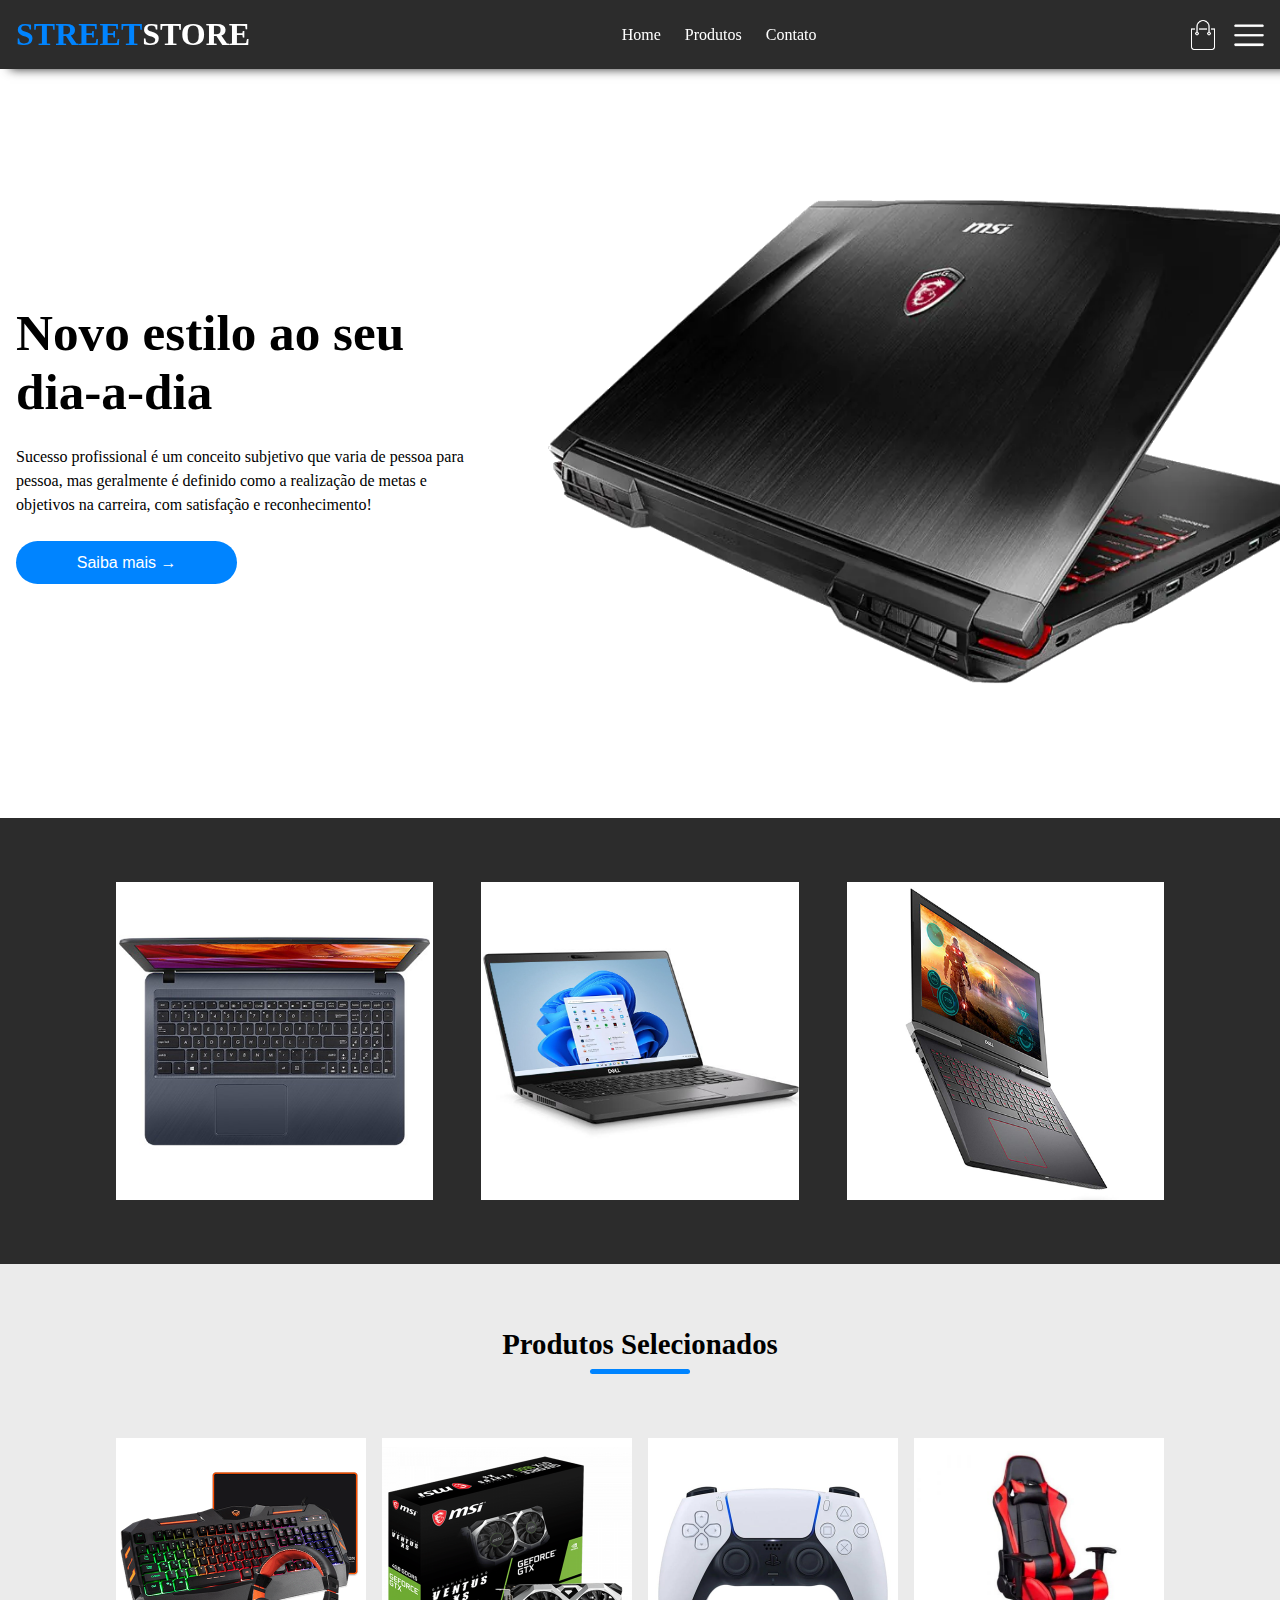
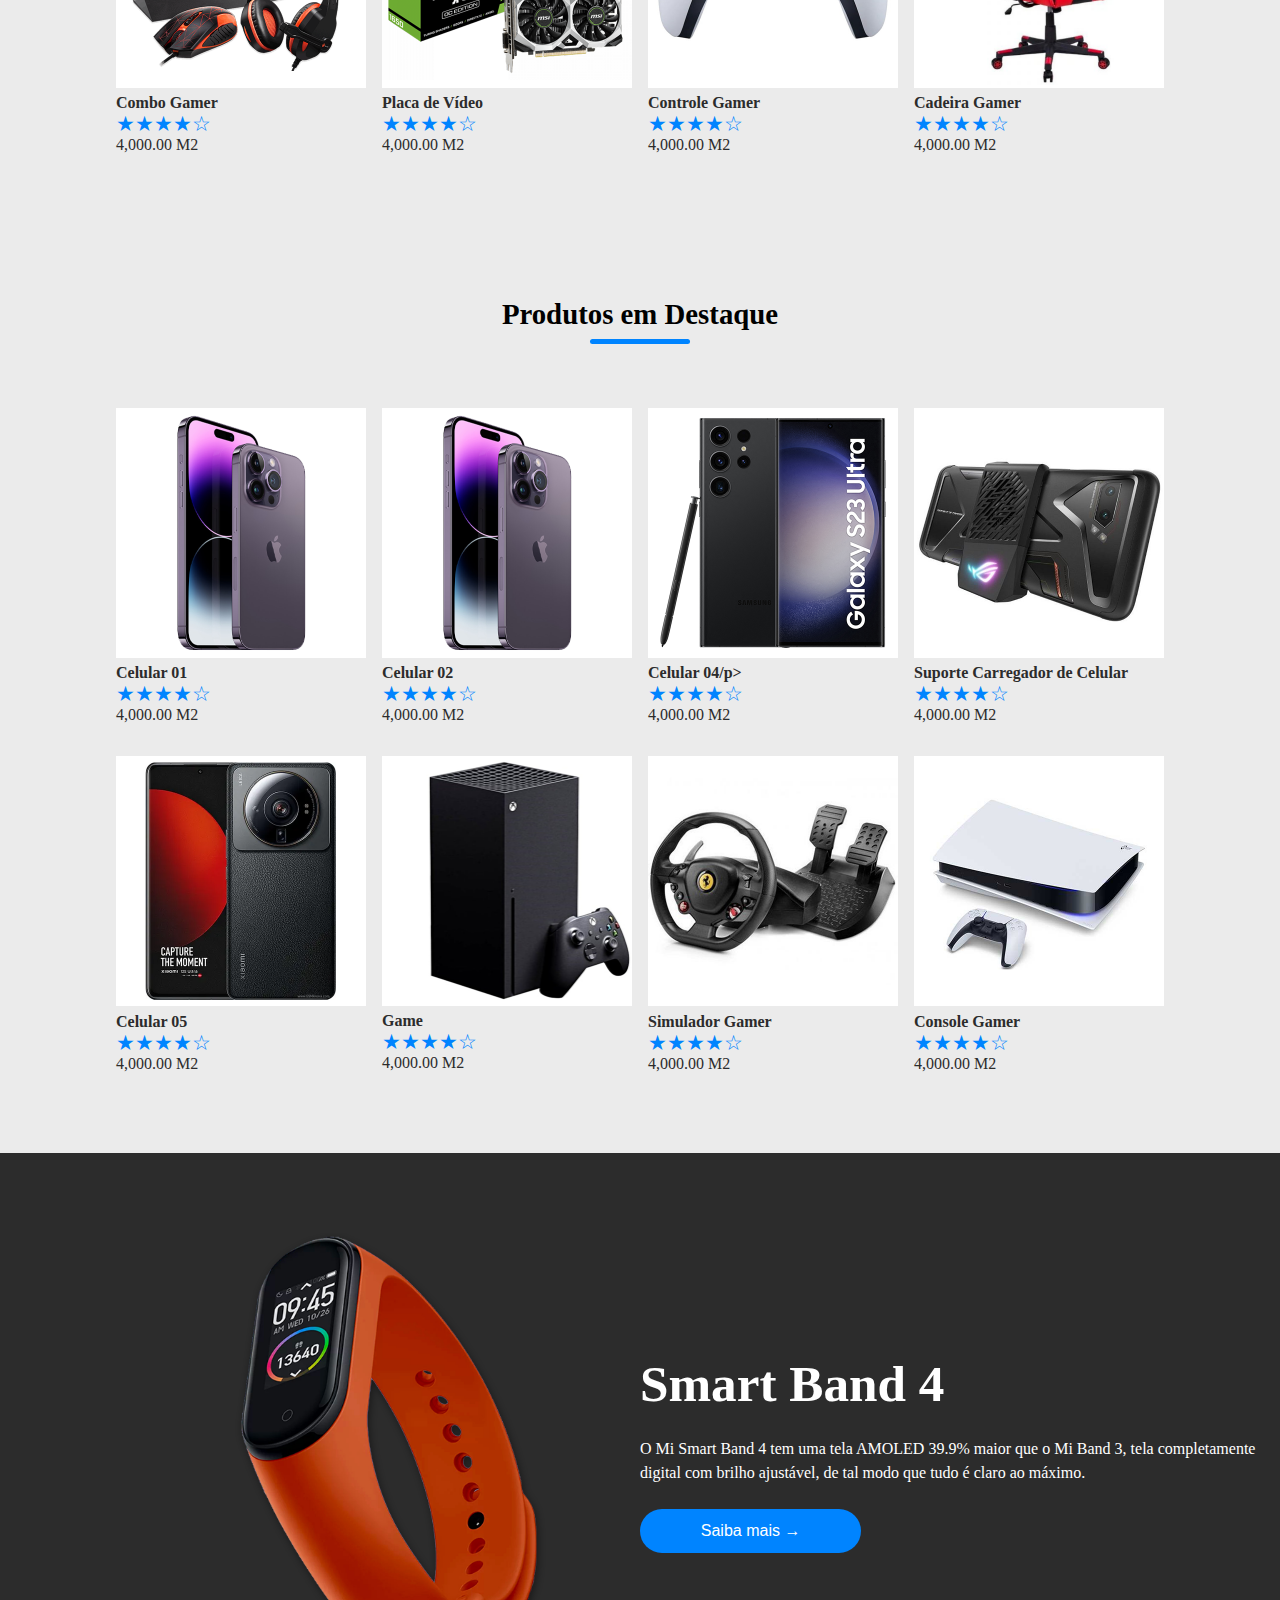
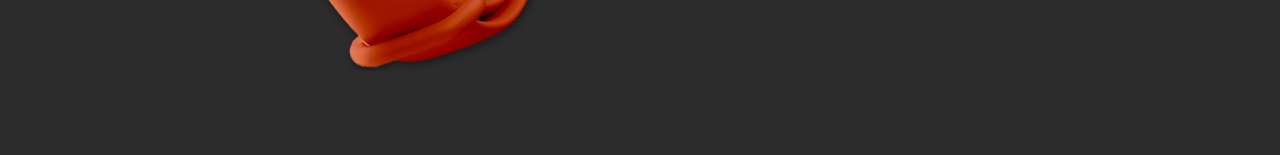
<file: index.html>
<!DOCTYPE html>
<html lang="pr-br">
<head>
    <meta charset="UTF-8">
    <meta name="viewport" content="width=device-width, initial-scale=1.0">
    <title>Street Store | e-comerce</title>
    <link rel="stylesheet" href="styles/globals.css" />
</head>
<body>
    <div class="navbar show-menu">    
        <div class="header-inner-content">
            <h1 class="logo" >STREET<span>STORE</span></h1>
            <nav>
                 <ul>
                    <li>Home</li>
                    <li>Produtos</li>
                    <li>Contato</li>
                </ul>
            </nav>
            <div class="nav-icon-container">
              <img src="images/cart.png"/>
              <img src="images/menu.png" class="menu-buttom"/>  
            </div>
        </div>
    </div>

    <header>
        <div class="header-inner-content">
            <div class="header-bottom-side">
                <div class="header-bottom-side-left">
                    <h2>Novo estilo ao seu dia-a-dia</h2>
                    <p> Sucesso profissional é um conceito subjetivo que varia de pessoa para pessoa, mas geralmente é definido como a realização de metas e objetivos na carreira, com satisfação e reconhecimento!
                    </p>
                    <button>Saiba mais &#8594;</button>
                </div>
                <div class="header-bottom-side-right">
                    <img src="images/gaming-msi-header.png" alt=""/>
                </div>
            </div>
        </div>
    </header>

    <!-- Main Content -->
     <main>
        <div class="gray-background">
            <div class="page-inner-content">
                <div class="cols cols-3">  <!-- Adicione o traço -->
                    <img src="images/products/product-1.png" alt="" />
                    <img src="images/products/product-2.png" alt="" />
                    <img src="images/products/product-3.png" alt="" />
                </div>
            </div>    
        </div>

        <div>
            <div class="page-inner-content">
                <h3 class="section-title">Produtos Selecionados</h3>
                <div class="subtitle-underline"></div>
                <div class="cols cols-4">
                    <div class="product">
                        <img src="images/products/product-4.png" alt="" />
                        <p class="product-name">Combo Gamer</p>
                        <p class="rate">&#9733;&#9733;&#9733;&#9733;&#9734;</p>
                        <p class="product-price">4,000.00 <span>M2</span></p>
                    </div>
                    <div class="product">
                        <img src="images/products/product-5.png" alt="" />
                        <p class="product-name">Placa de Vídeo</p>
                        <p class="rate">&#9733;&#9733;&#9733;&#9733;&#9734;</p>
                        <p class="product-price">4,000.00 <span>M2</span></p>
                    </div>
                    <div class="product">
                        <img src="images/products/product-6.png" alt="" />
                        <p class="product-name">Controle Gamer</p>
                        <p class="rate">&#9733;&#9733;&#9733;&#9733;&#9734;</p>
                        <p class="product-price">4,000.00 <span>M2</span></p>
                    </div>
                    <div class="product">
                        <img src="images/products/product-7.png" alt="" />
                        <p class="product-name">Cadeira Gamer</p>
                        <p class="rate">&#9733;&#9733;&#9733;&#9733;&#9734;</p>
                        <p class="product-price">4,000.00 <span>M2</span></p>
                    </div>
                </div>
            </div>
             <div>
            <div class="page-inner-content">
                <h3 class="section-title">Produtos em Destaque</h3>
                <div class="subtitle-underline"></div>
                <div class="cols cols-4">
                    <div class="product">
                        <img src="images/products/product-8.png" alt="" />
                        <p class="product-name">Celular 01</p>
                        <p class="rate">&#9733;&#9733;&#9733;&#9733;&#9734;</p>
                        <p class="product-price">4,000.00 <span>M2</span></p>
                    </div>
                    <div class="product">
                        <img src="images/products/product-8.png" alt="" />
                        <p class="product-name">Celular 02</p>
                        <p class="rate">&#9733;&#9733;&#9733;&#9733;&#9734;</p>
                        <p class="product-price">4,000.00 <span>M2</span></p>
                    </div>
                    <div class="product">
                        <img src="images/products/product-9.png" alt="" />
                        <p class="product-name">Celular 04/p>
                        <p class="rate">&#9733;&#9733;&#9733;&#9733;&#9734;</p>
                        <p class="product-price">4,000.00 <span>M2</span></p>
                    </div>
                    <div class="product">
                        <img src="images/products/product-10.png" alt="" />
                        <p class="product-name">Suporte Carregador de Celular</p>
                        <p class="rate">&#9733;&#9733;&#9733;&#9733;&#9734;</p>
                        <p class="product-price">4,000.00 <span>M2</span></p>
                    </div>
                    <div class="product">
                        <img src="images/products/product-11.png" alt="" />
                        <p class="product-name">Celular 05</p>
                        <p class="rate">&#9733;&#9733;&#9733;&#9733;&#9734;</p>
                        <p class="product-price">4,000.00 <span>M2</span></p>
                    </div>
                    <div class="product">
                        <img src="images/products/product-12.png" alt="" />
                        <p class="product-name">Game</p>
                        <p class="rate">&#9733;&#9733;&#9733;&#9733;&#9734;</p>
                        <p class="product-price">4,000.00 <span>M2</span></p>
                    </div>
                    <div class="product">
                        <img src="images/products/product-13.png" alt="" />
                        <p class="product-name">Simulador Gamer</p>
                        <p class="rate">&#9733;&#9733;&#9733;&#9733;&#9734;</p>
                        <p class="product-price">4,000.00 <span>M2</span></p>
                    </div>
                    <div class="product">
                        <img src="images/products/product-14.png" alt="" />
                        <p class="product-name">Console Gamer</p>
                        <p class="rate">&#9733;&#9733;&#9733;&#9733;&#9734;</p>
                        <p class="product-price">4,000.00 <span>M2</span></p>
                    </div>
                </div>
            </div>
        </div>

        <div class="gray-background">
           <div class="header-inner-content">
            <div class="header-bottom-side exclusive-container">
                <div class="header-bottom-side-left">
                    <h2>Smart Band 4</h2>
                    <p> O Mi Smart Band 4 tem uma tela AMOLED 39.9% maior que o Mi Band 3, tela completamente digital com brilho ajustável, de tal modo que tudo é claro ao máximo.
                    </p>
                    <button>Saiba mais &#8594;</button>
                </div>
                <div class="header-bottom-side-right">
                    <img src="images/exclusive.png" alt=""/>
                </div>
            </div>
        </div> 
     </main>

    <script>
    const navbar = document.querySelector(".navbar");
    const menuButton = document.querySelector(".menu-button");  <!-- Corrigido o nome da variável -->

    menuButton.addEventListener("click", () => {
        navbar.classList.toggle("show-menu");  <!-- Corrigido classList -->
    });
</script>
</body>
</html>
</file>
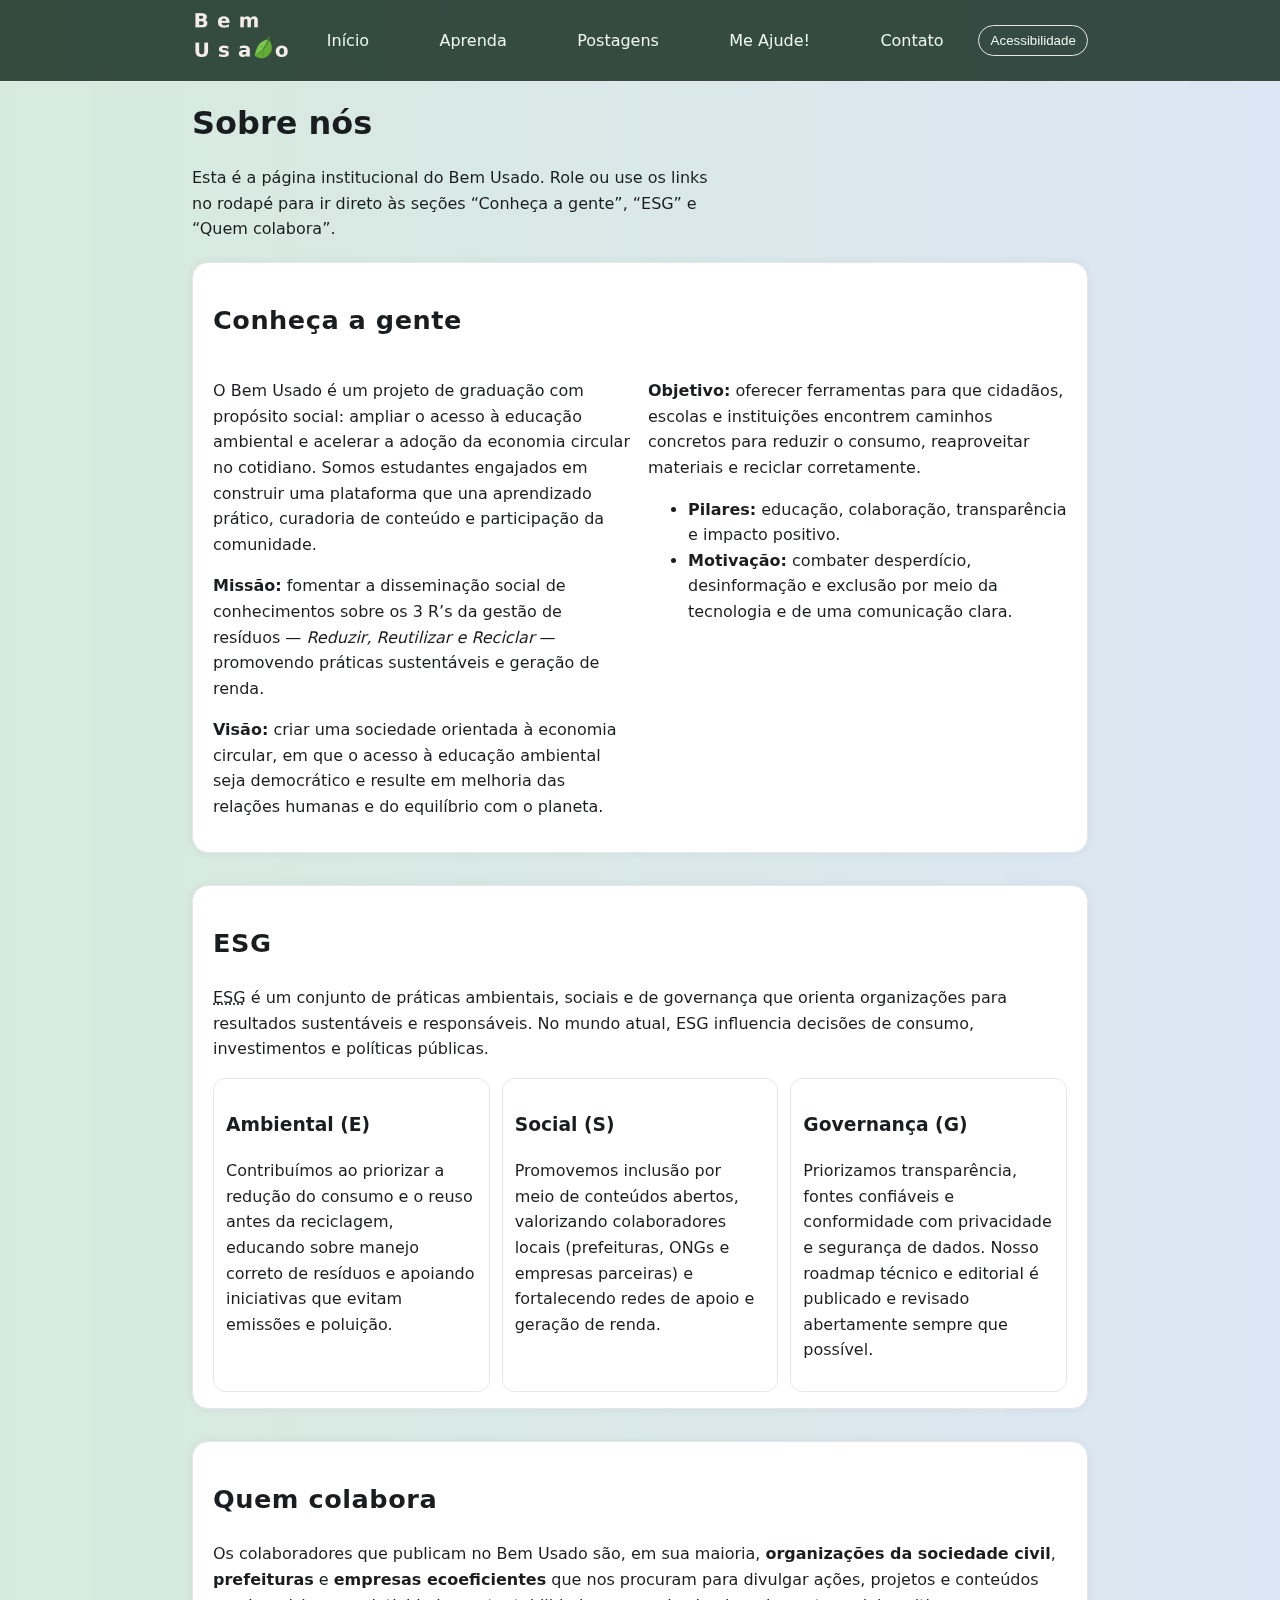
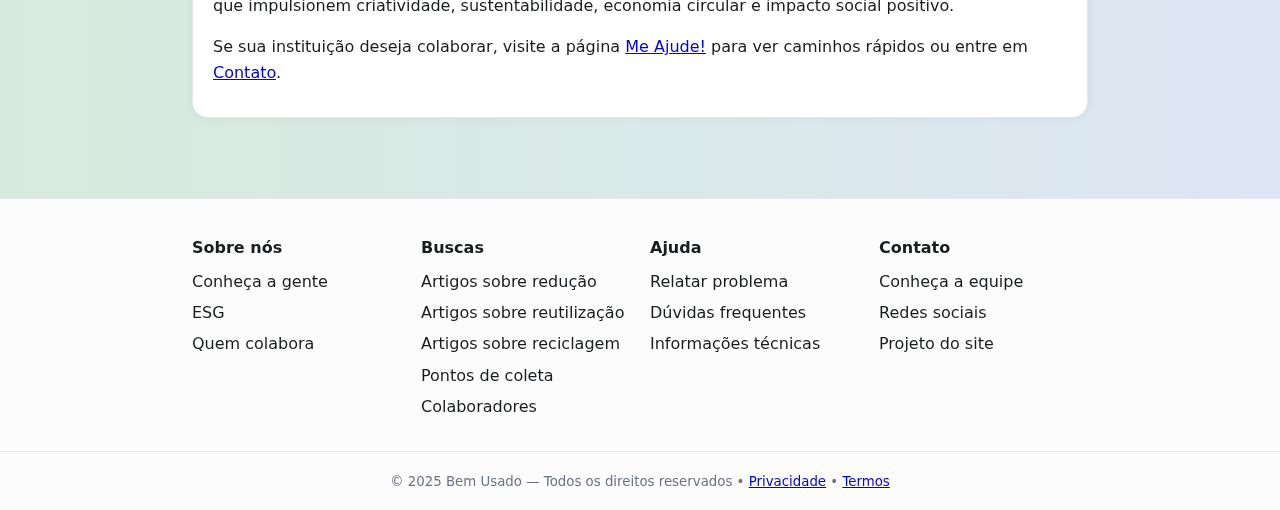
<file: public/about.html>
<!DOCTYPE html>
<html lang="pt-br">
<head>
    <meta charset="UTF-8">
    <meta name="viewport" content="width=device-width, initial-scale=1.0">
    <title>Bem Usado — Sobre nós</title>
    <meta name="description" content="Conheça a visão, missão, objetivos e colaboradores do Bem Usado.">
    <link rel="icon" href="/src/client/assets/icons/favicon.ico">
    <link rel="apple-touch-icon" sizes="180x180" href="/src/client/assets/icons/apple-touch-icon.png">
    <link rel="icon" type="image/png" sizes="32x32" href="/src/client/assets/icons/favicon-32x32.png">
    <link rel="icon" type="image/png" sizes="16x16" href="/src/client/assets/icons/favicon-16x16.png">
    <link rel="manifest" href="/src/client/assets/icons/site.webmanifest">

    <link rel="stylesheet" href="./styles.css">
    <link rel="stylesheet" href="./about.css">
</head>
<body>
<header class="site-header">
    <div class="container header-inner">
        <a href="./index.html" class="brand" aria-label="Página inicial">
            <img src="./assets/protoLogoBemUsado.png" width="100" height="60" alt="Logo Bem Usado">
        </a>
        <nav class="primary-nav" aria-label="Navegação principal">
            <a href="./index.html" class="nav-link">Início</a>
            <a href="./learn.html" class="nav-link">Aprenda</a>
            <a href="./listOfPosts.html" class="nav-link">Postagens</a>
            <a href="./help.html" class="nav-link">Me Ajude!</a>
            <a href="./contact.html" class="nav-link">Contato</a>
        </nav>
        <button class="ghost-btn" aria-label="Acessibilidade e opções de cor">Acessibilidade</button>
    </div>
</header>

<main id="conteudo" class="container main about-main">
    <h1 class="section-title">Sobre nós</h1>
    <p class="short-paragraph">Esta é a página institucional do Bem Usado. Role ou use os links no rodapé para ir direto
        às seções “Conheça a gente”, “ESG” e “Quem colabora”.</p>

    <section id="conheca" class="about-section anchor">
        <h2 class="kicker">Conheça a gente</h2>
        <div class="about-content two-col">
            <div>
                <p>O Bem Usado é um projeto de graduação com propósito social: ampliar o acesso à educação ambiental e
                    acelerar a adoção da economia circular no cotidiano. Somos estudantes engajados em construir uma
                    plataforma
                    que una aprendizado prático, curadoria de conteúdo e participação da comunidade.</p>
                <p><strong>Missão:</strong> fomentar a disseminação social de conhecimentos sobre os 3 R’s da gestão de
                    resíduos —
                    <em>Reduzir, Reutilizar e Reciclar</em> — promovendo práticas sustentáveis e geração de renda.</p>
                <p><strong>Visão:</strong> criar uma sociedade orientada à economia circular, em que o acesso à educação
                    ambiental
                    seja democrático e resulte em melhoria das relações humanas e do equilíbrio com o planeta.</p>
            </div>
            <div>
                <p><strong>Objetivo:</strong> oferecer ferramentas para que cidadãos, escolas e instituições encontrem
                    caminhos
                    concretos para reduzir o consumo, reaproveitar materiais e reciclar corretamente.</p>
                <ul>
                    <li><strong>Pilares:</strong> educação, colaboração, transparência e impacto positivo.</li>
                    <li><strong>Motivação:</strong> combater desperdício, desinformação e exclusão por meio da
                        tecnologia e de uma
                        comunicação clara.
                    </li>
                </ul>
            </div>
        </div>
    </section>

    <section id="esg" class="about-section anchor">
        <h2 class="kicker">ESG</h2>
        <p><abbr title="Environmental, Social and Governance">ESG</abbr> é um conjunto de práticas ambientais, sociais e
            de
            governança que orienta organizações para resultados sustentáveis e responsáveis. No mundo atual, ESG
            influencia
            decisões de consumo, investimentos e políticas públicas.</p>
        <div class="about-cards">
            <article class="a-card">
                <h3>Ambiental (E)</h3>
                <p>Contribuímos ao priorizar a redução do consumo e o reuso antes da reciclagem, educando sobre manejo
                    correto de
                    resíduos e apoiando iniciativas que evitam emissões e poluição.</p>
            </article>
            <article class="a-card">
                <h3>Social (S)</h3>
                <p>Promovemos inclusão por meio de conteúdos abertos, valorizando colaboradores locais (prefeituras,
                    ONGs e
                    empresas parceiras) e fortalecendo redes de apoio e geração de renda.</p>
            </article>
            <article class="a-card">
                <h3>Governança (G)</h3>
                <p>Priorizamos transparência, fontes confiáveis e conformidade com privacidade e segurança de dados.
                    Nosso
                    roadmap técnico e editorial é publicado e revisado abertamente sempre que possível.</p>
            </article>
        </div>
    </section>

    <section id="colabora" class="about-section anchor">
        <h2 class="kicker">Quem colabora</h2>
        <p>Os colaboradores que publicam no Bem Usado são, em sua maioria, <strong>organizações da sociedade
            civil</strong>,
            <strong>prefeituras</strong> e <strong>empresas ecoeficientes</strong> que nos procuram para divulgar ações,
            projetos e conteúdos que impulsionem criatividade, sustentabilidade, economia circular e impacto social
            positivo.</p>
        <p>Se sua instituição deseja colaborar, visite a página <a href="./help.html">Me Ajude!</a> para ver caminhos
            rápidos ou entre em <a href="./contact.html">Contato</a>.</p>
    </section>
</main>

<footer class="site-footer">
    <div class="container footer-grid">
        <div>
            <h4>Sobre nós</h4>
            <ul>
                <li><a href="./about.html#conheca">Conheça a gente</a></li>
                <li><a href="./about.html#esg">ESG</a></li>
                <li><a href="./about.html#colabora">Quem colabora</a></li>
            </ul>
        </div>
        <div>
            <h4>Buscas</h4>
            <ul>
                <li><a href="./learn.html#reduzir">Artigos sobre redução</a></li>
                <li><a href="./learn.html#reutilizar">Artigos sobre reutilização</a></li>
                <li><a href="./learn.html#reciclar">Artigos sobre reciclagem</a></li>
                <li><a href="#">Pontos de coleta</a></li>
                <li><a href="#">Colaboradores</a></li>
            </ul>
        </div>
        <div>
            <h4>Ajuda</h4>
            <ul>
                <li><a href="./report.html">Relatar problema</a></li>
                <li><a href="./help.html">Dúvidas frequentes</a></li>
                <li><a href="./tech.html">Informações técnicas</a></li>
            </ul>
        </div>
        <div>
            <h4>Contato</h4>
            <ul>
                <li><a href="./contact.html#equipe">Conheça a equipe</a></li>
                <li><a href="./contact.html#redes">Redes sociais</a></li>
                <li><a href="./contact.html#projeto">Projeto do site</a></li>
            </ul>
        </div>
    </div>
    <div class="legal">
        <small>© 2025 Bem Usado — Todos os direitos reservados • <a href="#">Privacidade</a> • <a
                href="#">Termos</a></small>
    </div>
</footer>

<script src="./about.js" defer></script>
</body>
</html>
</file>
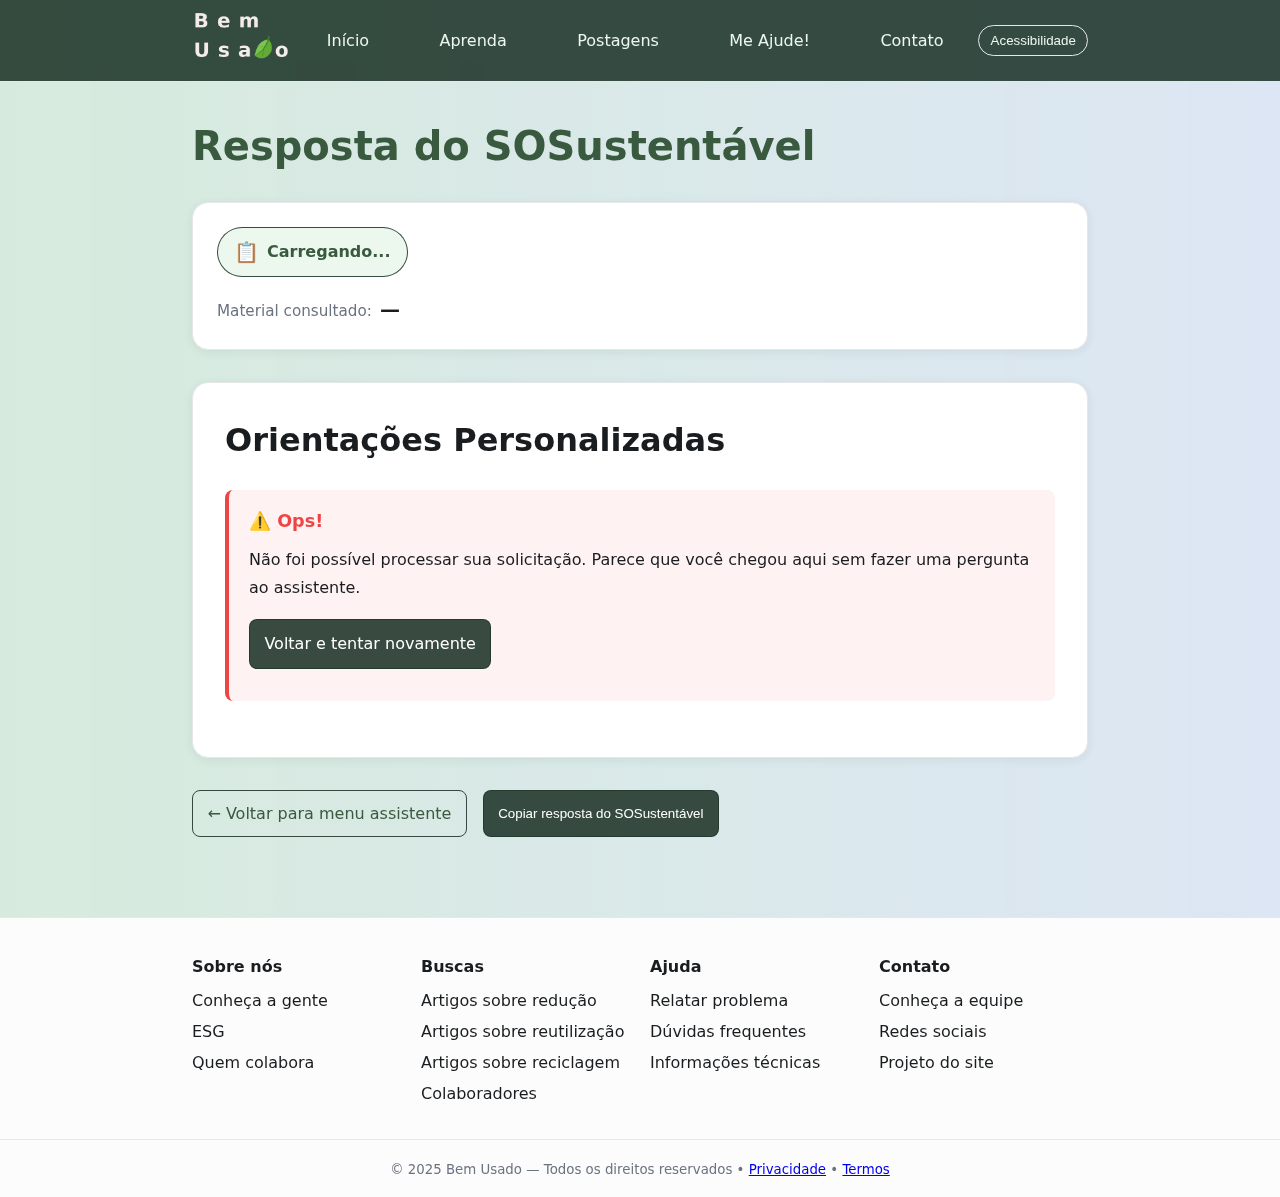
<file: public/assistant.html>
<!DOCTYPE html>
<html lang="pt-br">
<head>
    <meta charset="UTF-8">
    <meta name="viewport" content="width=device-width, initial-scale=1.0">
    <title>SOSustentável — Resposta do Assistente</title>
    <meta name="description"
          content="Respostas personalizadas do assistente inteligente SOSustentável para suas dúvidas sobre sustentabilidade.">
    <meta name="keywords" content="assistente,sustentabilidade,IA,reduzir,reutilizar,reciclar">
    <meta name="author" content="ProgScript Equipe 6">

    <link rel="icon" href="/src/client/assets/icons/favicon.ico">
    <link rel="apple-touch-icon" sizes="180x180" href="/src/client/assets/icons/apple-touch-icon.png">
    <link rel="icon" type="image/png" sizes="32x32" href="/src/client/assets/icons/favicon-32x32.png">
    <link rel="icon" type="image/png" sizes="16x16" href="/src/client/assets/icons/favicon-16x16.png">
    <link rel="manifest" href="/src/client/assets/icons/site.webmanifest">

    <link rel="stylesheet" href="./styles.css">
    <link rel="stylesheet" href="./assistant.css">
</head>
<body>
<!-- Header -->
<header class="site-header">
    <div class="container header-inner">
        <a href="./index.html" class="brand" aria-label="Página inicial">
            <img src="./assets/protoLogoBemUsado.png"
                 width="100"
                 height="60"
                 alt="Logo Bem Usado">
        </a>

        <nav class="primary-nav" aria-label="Navegação principal">
            <a href="./index.html" class="nav-link">Início</a>
            <a href="./learn.html" class="nav-link">Aprenda</a>
            <a href="./listOfPosts.html" class="nav-link">Postagens</a>
            <a href="./help.html" class="nav-link">Me Ajude!</a>
            <a href="./contact.html" class="nav-link">Contato</a>
        </nav>

        <button id="btn-acessibilidade" class="ghost-btn" aria-label="Acessibilidade e opções de cor"
                title="Acessibilidade e opções de cor">
            Acessibilidade
        </button>
    </div>
</header>

<!-- Main Content -->
<main class="container assistant-main">

    <!-- Query Summary Card -->
    <section class="query-summary" aria-labelledby="query-title">
        <h1 id="query-title" class="page-title">Resposta do SOSustentável</h1>
        <div class="query-card">
            <div class="query-badge" id="query-badge">
                <span class="badge-icon">📋</span>
                <span class="badge-text" id="badge-text">Carregando...</span>
            </div>
            <div class="query-material">
                <span class="material-label">Material consultado:</span>
                <span class="material-name" id="material-name">—</span>
            </div>
        </div>
    </section>

    <!-- Response Content -->
    <section class="response-section" aria-labelledby="response-title">
        <div class="response-card">
            <h2 id="response-title" class="section-title">Orientações Personalizadas</h2>

            <!-- Loading State -->
            <div class="loading-state" id="loading-state">
                <div class="spinner"></div>
                <p>Processando sua solicitação...</p>
            </div>

            <!-- Response Content Container -->
            <div class="response-content" id="response-content" style="display: none;">
                <!-- JavaScript will populate-->
            </div>

            <!-- Map Container (only for recycling queries) -->
            <div class="map-container" id="map-container" style="display: none;">
                <h3 class="map-title">Pontos de Coleta Próximos</h3>
                <div class="map-wrapper">
                    <div id="map" class="map-canvas"></div>
                </div>
                <div class="map-legend">
                    <p class="legend-item">
                        <span class="legend-icon">📍</span>
                        <span>Sua localização</span>
                    </p>
                    <p class="legend-item">
                        <span class="legend-icon">♻️</span>
                        <span>Pontos de coleta disponíveis</span>
                    </p>
                </div>
            </div>
        </div>
    </section>

    <!-- Actions -->
    <section class="actions-section">
        <div class="actions-row">
            <a href="./index.html#assistente-inteligente" class="primary outline-btn">
                ← Voltar para menu assistente
            </a>
            <button id="copy-response" class="primary">
                Copiar resposta do SOSustentável
            </button>
        </div>
    </section>

    <!-- Related Articles (optional enhancement) -->
    <section class="related-section" id="related-articles" style="display: none;">
        <h2 class="section-title">Artigos Relacionados</h2>
        <div class="related-grid" id="related-grid">
            <!-- Populated by JavaScript -->
        </div>
    </section>

</main>

<!-- Footer -->
<footer class="site-footer">
    <div class="container footer-grid">
        <div>
            <h4>Sobre nós</h4>
            <ul>
                <li><a href="./about.html#conheca">Conheça a gente</a></li>
                <li><a href="./about.html#esg">ESG</a></li>
                <li><a href="./about.html#colabora">Quem colabora</a></li>
            </ul>
        </div>
        <div>
            <h4>Buscas</h4>
            <ul>
                <li><a href="./learn.html#reduzir">Artigos sobre redução</a></li>
                <li><a href="./learn.html#reutilizar">Artigos sobre reutilização</a></li>
                <li><a href="./learn.html#reciclar">Artigos sobre reciclagem</a></li>
                <li><a href="#">Colaboradores</a></li>
            </ul>
        </div>
        <div>
            <h4>Ajuda</h4>
            <ul>
                <li><a href="./report.html">Relatar problema</a></li>
                <li><a href="./help.html">Dúvidas frequentes</a></li>
                <li><a href="./tech.html">Informações técnicas</a></li>
            </ul>
        </div>
        <div>
            <h4>Contato</h4>
            <ul>
                <li><a href="./contact.html#equipe">Conheça a equipe</a></li>
                <li><a href="./contact.html#redes">Redes sociais</a></li>
                <li><a href="./contact.html#projeto">Projeto do site</a></li>
            </ul>
        </div>
    </div>
    <div class="legal">
        <small>© 2025 Bem Usado — Todos os direitos reservados • <a href="#">Privacidade</a> • <a
                href="#">Termos</a></small>
    </div>
</footer>

<script src="./assistant.js" type="module"></script>
</body>
</html>
</file>
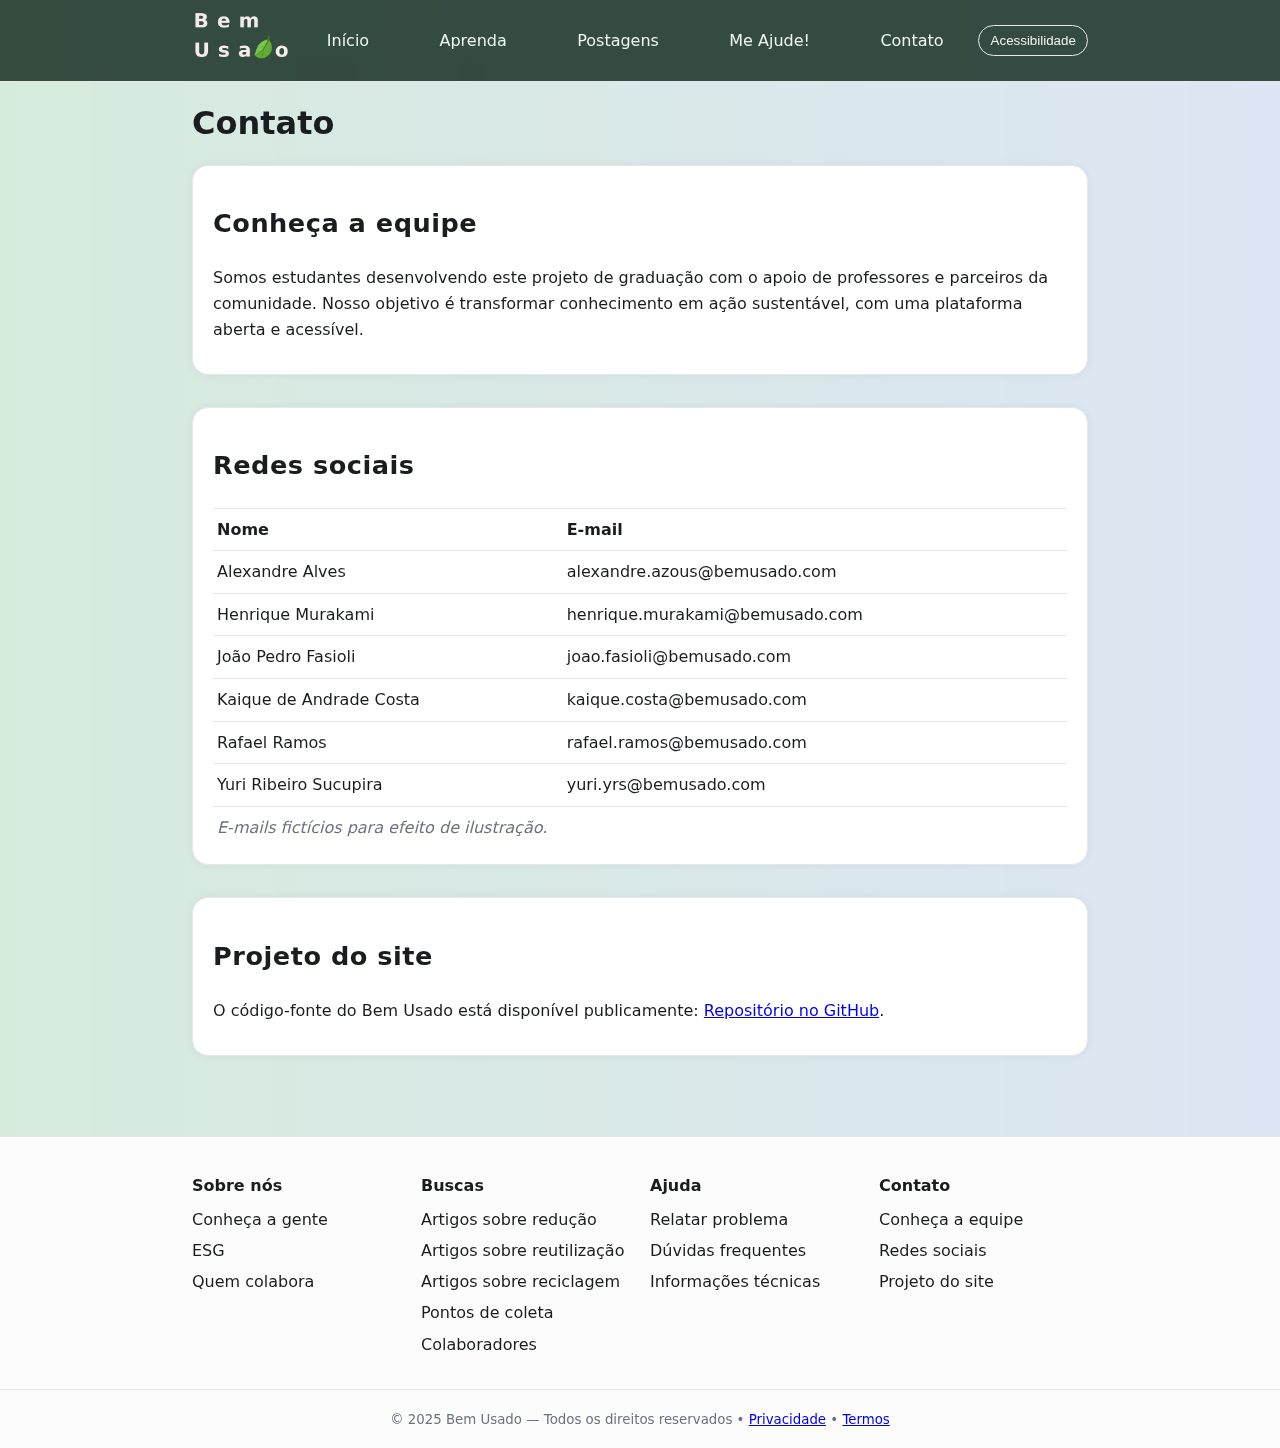
<file: public/contact.html>
<!DOCTYPE html>
<html lang="pt-br">
<head>
    <meta charset="UTF-8">
    <meta name="viewport" content="width=device-width, initial-scale=1.0">
    <title>Bem Usado — Contato</title>
    <meta name="description" content="Fale com a equipe do Bem Usado e encontre nossas redes.">
    <link rel="icon" href="/src/client/assets/icons/favicon.ico">
    <link rel="apple-touch-icon" sizes="180x180" href="/src/client/assets/icons/apple-touch-icon.png">
    <link rel="icon" type="image/png" sizes="32x32" href="/src/client/assets/icons/favicon-32x32.png">
    <link rel="icon" type="image/png" sizes="16x16" href="/src/client/assets/icons/favicon-16x16.png">
    <link rel="manifest" href="/src/client/assets/icons/site.webmanifest">

    <link rel="stylesheet" href="./styles.css">
    <link rel="stylesheet" href="./contact.css">
</head>
<body>
<header class="site-header">
    <div class="container header-inner">
        <a href="./index.html" class="brand" aria-label="Página inicial">
            <img src="./assets/protoLogoBemUsado.png" width="100" height="60" alt="Logo Bem Usado">
        </a>
        <nav class="primary-nav" aria-label="Navegação principal">
            <a href="./index.html" class="nav-link">Início</a>
            <a href="./learn.html" class="nav-link">Aprenda</a>
            <a href="./listOfPosts.html" class="nav-link">Postagens</a>
            <a href="./help.html" class="nav-link">Me Ajude!</a>
            <a href="./contact.html" class="nav-link" aria-current="page">Contato</a>
        </nav>
        <button class="ghost-btn" aria-label="Acessibilidade e opções de cor">Acessibilidade</button>
    </div>
</header>

<main id="conteudo" class="container main contact-main">
    <h1 class="section-title">Contato</h1>

    <section id="equipe" class="c-section anchor">
        <h2 class="kicker">Conheça a equipe</h2>
        <p>Somos estudantes desenvolvendo este projeto de graduação com o apoio de professores e parceiros da
            comunidade.
            Nosso objetivo é transformar conhecimento em ação sustentável, com uma plataforma aberta e acessível.</p>
    </section>

    <section id="redes" class="c-section anchor">
        <h2 class="kicker">Redes sociais</h2>
        <div class="table-wrap" role="region" aria-label="Contatos da equipe">
            <table class="contacts">
                <thead>
                <tr>
                    <th>Nome</th>
                    <th>E-mail</th>
                </tr>
                </thead>
                <tbody>
                <tr>
                    <td>Alexandre Alves</td>
                    <td>alexandre.azous@bemusado.com</td>
                </tr>
                <tr>
                    <td>Henrique Murakami</td>
                    <td>henrique.murakami@bemusado.com</td>
                </tr>
                <tr>
                    <td>João Pedro Fasioli</td>
                    <td>joao.fasioli@bemusado.com</td>
                </tr>
                <tr>
                    <td>Kaique de Andrade Costa</td>
                    <td>kaique.costa@bemusado.com</td>
                </tr>
                <tr>
                    <td>Rafael Ramos</td>
                    <td>rafael.ramos@bemusado.com</td>
                </tr>
                <tr>
                    <td>Yuri Ribeiro Sucupira</td>
                    <td>yuri.yrs@bemusado.com</td>
                </tr>
                </tbody>
                <tfoot>
                <tr>
                    <td colspan="2"><em>E-mails fictícios para efeito de ilustração.</em></td>
                </tr>
                </tfoot>
            </table>
        </div>
    </section>

    <section id="projeto" class="c-section anchor">
        <h2 class="kicker">Projeto do site</h2>
        <p>O código-fonte do Bem Usado está disponível publicamente: <a href="https://github.com/JoaoFasioli/F-SCS-ADS-SCRIPT-A539-2-2025-E06/tree/mvp" rel="noopener" target="_blank">Repositório no GitHub</a>.</p>
    </section>
</main>

<footer class="site-footer">
    <div class="container footer-grid">
        <div>
            <h4>Sobre nós</h4>
            <ul>
                <li><a href="./about.html#conheca">Conheça a gente</a></li>
                <li><a href="./about.html#esg">ESG</a></li>
                <li><a href="./about.html#colabora">Quem colabora</a></li>
            </ul>
        </div>
        <div>
            <h4>Buscas</h4>
            <ul>
                <li><a href="./learn.html#reduzir">Artigos sobre redução</a></li>
                <li><a href="./learn.html#reutilizar">Artigos sobre reutilização</a></li>
                <li><a href="./learn.html#reciclar">Artigos sobre reciclagem</a></li>
                <li><a href="#">Pontos de coleta</a></li>
                <li><a href="#">Colaboradores</a></li>
            </ul>
        </div>
        <div>
            <h4>Ajuda</h4>
            <ul>
                <li><a href="./report.html">Relatar problema</a></li>
                <li><a href="./help.html">Dúvidas frequentes</a></li>
                <li><a href="./tech.html">Informações técnicas</a></li>
            </ul>
        </div>
        <div>
            <h4>Contato</h4>
            <ul>
                <li><a href="./contact.html#equipe">Conheça a equipe</a></li>
                <li><a href="./contact.html#redes">Redes sociais</a></li>
                <li><a href="./contact.html#projeto">Projeto do site</a></li>
            </ul>
        </div>
    </div>
    <div class="legal">
        <small>© 2025 Bem Usado — Todos os direitos reservados • <a href="#">Privacidade</a> • <a
                href="#">Termos</a></small>
    </div>
</footer>
</body>
</html>
</file>
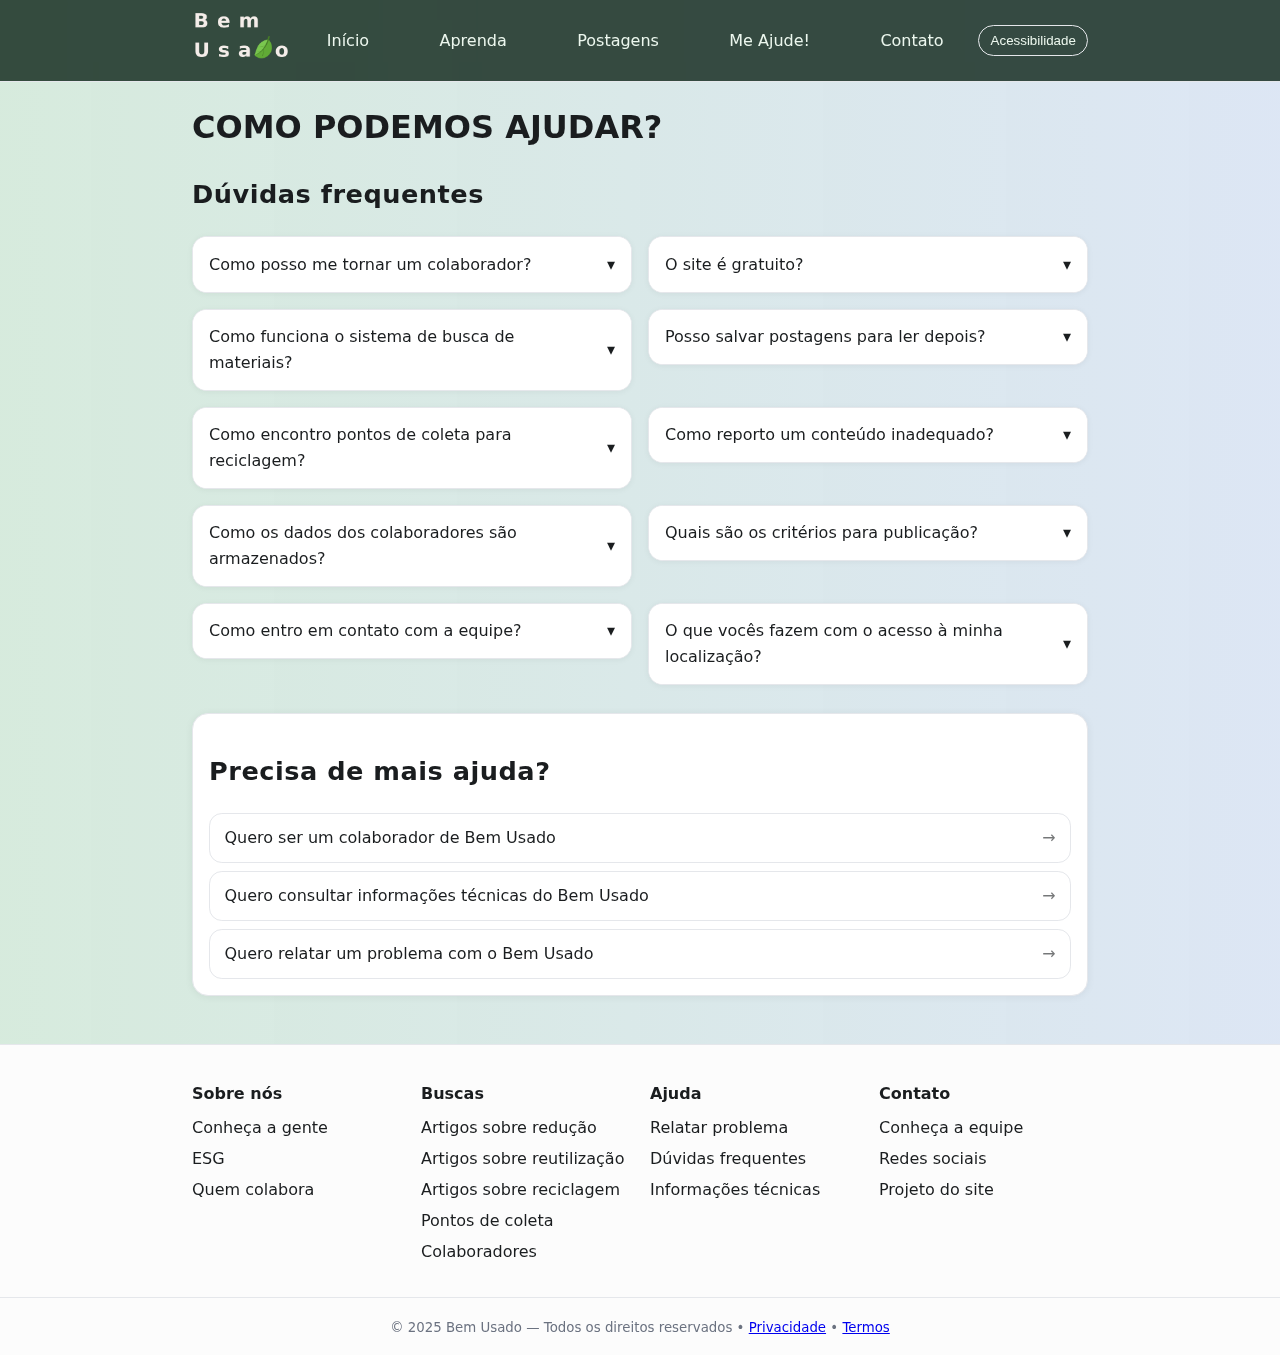
<file: public/help.html>
<!DOCTYPE html>
<html lang="pt-br">
<head>
    <meta charset="UTF-8">
    <meta name="viewport" content="width=device-width, initial-scale=1.0">
    <title>Bem Usado — Me Ajude!</title>
    <meta name="description" content="Central de ajuda do Bem Usado com dúvidas frequentes e caminhos rápidos.">
    <meta name="keywords" content="ajuda,faq,suporte,3Rs,plataforma,bem usado">
    <meta name="author" content="ProgScript Equipe 6">

    <link rel="icon" href="/src/client/assets/icons/favicon.ico">
    <link rel="apple-touch-icon" sizes="180x180" href="/src/client/assets/icons/apple-touch-icon.png">
    <link rel="icon" type="image/png" sizes="32x32" href="/src/client/assets/icons/favicon-32x32.png">
    <link rel="icon" type="image/png" sizes="16x16" href="/src/client/assets/icons/favicon-16x16.png">
    <link rel="manifest" href="/src/client/assets/icons/site.webmanifest">

    <!-- Base site styles (header/footer, layout) -->
    <link rel="stylesheet" href="./styles.css">
    <!-- Page-scoped styles (FAQ grid, CTAs) -->
    <link rel="stylesheet" href="./help.css">
</head>
<body>
<!-- Header (reutilizado) -->
<header class="site-header">
    <div class="container header-inner">
        <a href="./index.html" class="brand" aria-label="Página inicial">
            <img src="./assets/protoLogoBemUsado.png" width="100" height="60" alt="Logo Bem Usado">
        </a>

        <nav class="primary-nav" aria-label="Navegação principal">
            <a href="./index.html" class="nav-link">Início</a>
            <a href="#" class="nav-link">Aprenda</a>
            <a href="./listOfPosts.html" class="nav-link">Postagens</a>
            <a href="./help.html" class="nav-link" aria-current="page">Me Ajude!</a>
            <a href="#" class="nav-link">Contato</a>
        </nav>

        <button id="btn-acessibilidade" class="ghost-btn" aria-label="Acessibilidade e opções de cor"
                title="Acessibilidade e opções de cor">Acessibilidade
        </button>
    </div>
</header>

<main id="conteudo" class="container main help-main">
    <h1 class="section-title">COMO PODEMOS AJUDAR?</h1>

    <!-- Dúvidas frequentes -->
    <section class="faq-section" aria-labelledby="faq-title">
        <h2 id="faq-title" class="kicker">Dúvidas frequentes</h2>

        <div class="faq-grid">
            <!-- Item 1 -->
            <details class="faq-item">
                <summary class="faq-q"><span>Como posso me tornar um colaborador?</span><span class="chev">▾</span>
                </summary>
                <div class="faq-a">O nosso site não é aberto para a criação de contas por não registrados. Para se tornar
                    um colaborador, entre em contato conosco através do e-mail
                    contato.colabora@bemusado.com.br<br>Só assim podemos garantir que o site possua um alinhamento maior ao objetivo de incentivar organizações e empresas que buscam promover a economia circular e trazer essa aproximação das pessoas à ESG.
                </div>
            </details>

            <!-- Item 2 -->
            <details class="faq-item">
                <summary class="faq-q"><span>O site é gratuito?</span><span class="chev">▾</span></summary>
                <div class="faq-a">Sim. O acesso ao conteúdo, às buscas e às ferramentas educativas é gratuito. Não
                    utilizamos anúncios intrusivos e seguimos boas práticas de privacidade.
                </div>
            </details>

            <!-- Item 3 -->
            <details class="faq-item">
                <summary class="faq-q"><span>Como funciona o sistema de busca de materiais?</span><span
                        class="chev">▾</span></summary>
                <div class="faq-a">Você informa o material e o objetivo (reduzir, reutilizar ou reciclar). O assistente
                    cruza nossa base editorial com fontes públicas e contribuições verificadas, podendo sugerir pontos
                    de coleta quando a localização for permitida.
                </div>
            </details>

            <!-- Item 4 -->
            <details class="faq-item">
                <summary class="faq-q"><span>Posso salvar postagens para ler depois?</span><span class="chev">▾</span>
                </summary>
                <div class="faq-a">Sim. Use o menu de opções (⋮) da postagem e escolha “Salvar página”. A página será salva como pdf e você poderá acessá-la localmente.
                </div>
            </details>

            <!-- Item 5 -->
            <details class="faq-item">
                <summary class="faq-q"><span>Como encontro pontos de coleta para reciclagem?</span><span
                        class="chev">▾</span></summary>
                <div class="faq-a">No Assistente Inteligente, selecione “reciclar”, informe o material e permita o uso
                    da localização. Indicamos iniciativas locais, programas municipais e parceiros confiáveis na sua
                    região.
                </div>
            </details>

            <!-- Item 6 -->
            <details class="faq-item">
                <summary class="faq-q"><span>Como reporto um conteúdo inadequado?</span><span class="chev">▾</span>
                </summary>
                <div class="faq-a">Abra a postagem, clique no botão (⋮) e selecione “Reportar problema”. Você também
                    pode ir direto à página <a href="./report.html">Reportar Problema</a> e descrever o ocorrido.
                </div>
            </details>

            <!-- Item 7 -->
            <details class="faq-item">
                <summary class="faq-q"><span>Como os dados dos colaboradores são armazenados?</span><span
                        class="chev">▾</span></summary>
                <div class="faq-a">Armazenamos somente os dados necessários, com criptografia em repouso e em trânsito.
                    O acesso é restrito e seguimos a LGPD. Você pode solicitar remoção ou portabilidade dos seus dados.
                </div>
            </details>

            <!-- Item 8 -->
            <details class="faq-item">
                <summary class="faq-q"><span>Quais são os critérios para publicação?</span><span class="chev">▾</span>
                </summary>
                <div class="faq-a">Conteúdos originais e verificáveis, alinhados à educação ambiental e à economia
                    circular, sem plágio, discurso de ódio ou promoção de práticas nocivas. Todo material passa por
                    revisão.
                </div>
            </details>

            <!-- Item 9 -->
            <details class="faq-item">
                <summary class="faq-q"><span>Como entro em contato com a equipe?</span><span class="chev">▾</span>
                </summary>
                <div class="faq-a">Use a seção “Contato” (menu superior) ou os canais indicados no rodapé. Respondemos
                    quanto antes, conforme a fila de atendimentos.
                </div>
            </details>

            <!-- Item 10 -->
            <details class="faq-item">
                <summary class="faq-q"><span>O que vocês fazem com o acesso à minha localização?</span><span
                        class="chev">▾</span></summary>
                <div class="faq-a">A localização é opcional e usada apenas para melhorar recomendações (ex.: pontos de
                    coleta). Não armazenamos sua posição exata; quando necessário, tratamos em áreas agregadas e você
                    pode desativar a qualquer momento.
                </div>
            </details>
        </div>
    </section>

    <!-- Precisa de mais ajuda? -->
    <section class="more-help" aria-labelledby="more-help-title">
        <h2 id="more-help-title" class="kicker">Precisa de mais ajuda?</h2>
        <div class="more-list">
            <a class="more-btn" href="#"><span>Quero ser um colaborador de Bem Usado</span><span class="chev-r">→</span></a>
            <a class="more-btn" href="#"><span>Quero consultar informações técnicas do Bem Usado</span><span
                    class="chev-r">→</span></a>
            <a class="more-btn" href="./report.html"><span>Quero relatar um problema com o Bem Usado</span><span
                    class="chev-r">→</span></a>
        </div>
    </section>
</main>

<!-- Footer (reutilizado) -->
<footer class="site-footer">
    <div class="container footer-grid">
        <div>
            <h4>Sobre nós</h4>
            <ul>
                <li><a href="./about.html#conheca">Conheça a gente</a></li>
                <li><a href="./about.html#esg">ESG</a></li>
                <li><a href="./about.html#colabora">Quem colabora</a></li>
            </ul>
        </div>
        <div>
            <h4>Buscas</h4>
            <ul>
                <li><a href="./learn.html#reduzir">Artigos sobre redução</a></li>
                <li><a href="./learn.html#reutilizar">Artigos sobre reutilização</a></li>
                <li><a href="./learn.html#reciclar">Artigos sobre reciclagem</a></li>
                <li><a href="#">Pontos de coleta</a></li>
                <li><a href="#">Colaboradores</a></li>
            </ul>
        </div>
        <div>
            <h4>Ajuda</h4>
            <ul>
                <li><a href="./report.html">Relatar problema</a></li>
                <li><a href="./help.html">Dúvidas frequentes</a></li>
                <li><a href="./tech.html">Informações técnicas</a></li>
            </ul>
        </div>
        <div>
            <h4>Contato</h4>
            <ul>
                <li><a href="./contact.html#equipe">Conheça a equipe</a></li>
                <li><a href="./contact.html#redes">Redes sociais</a></li>
                <li><a href="./contact.html#projeto">Projeto do site</a></li>
            </ul>
        </div>
    </div>
    <div class="legal">
        <small>© 2025 Bem Usado — Todos os direitos reservados • <a href="#">Privacidade</a> • <a
                href="#">Termos</a></small>
    </div>
</footer>

<script type="module" src="./help.js"></script>
</body>
</html>
</file>
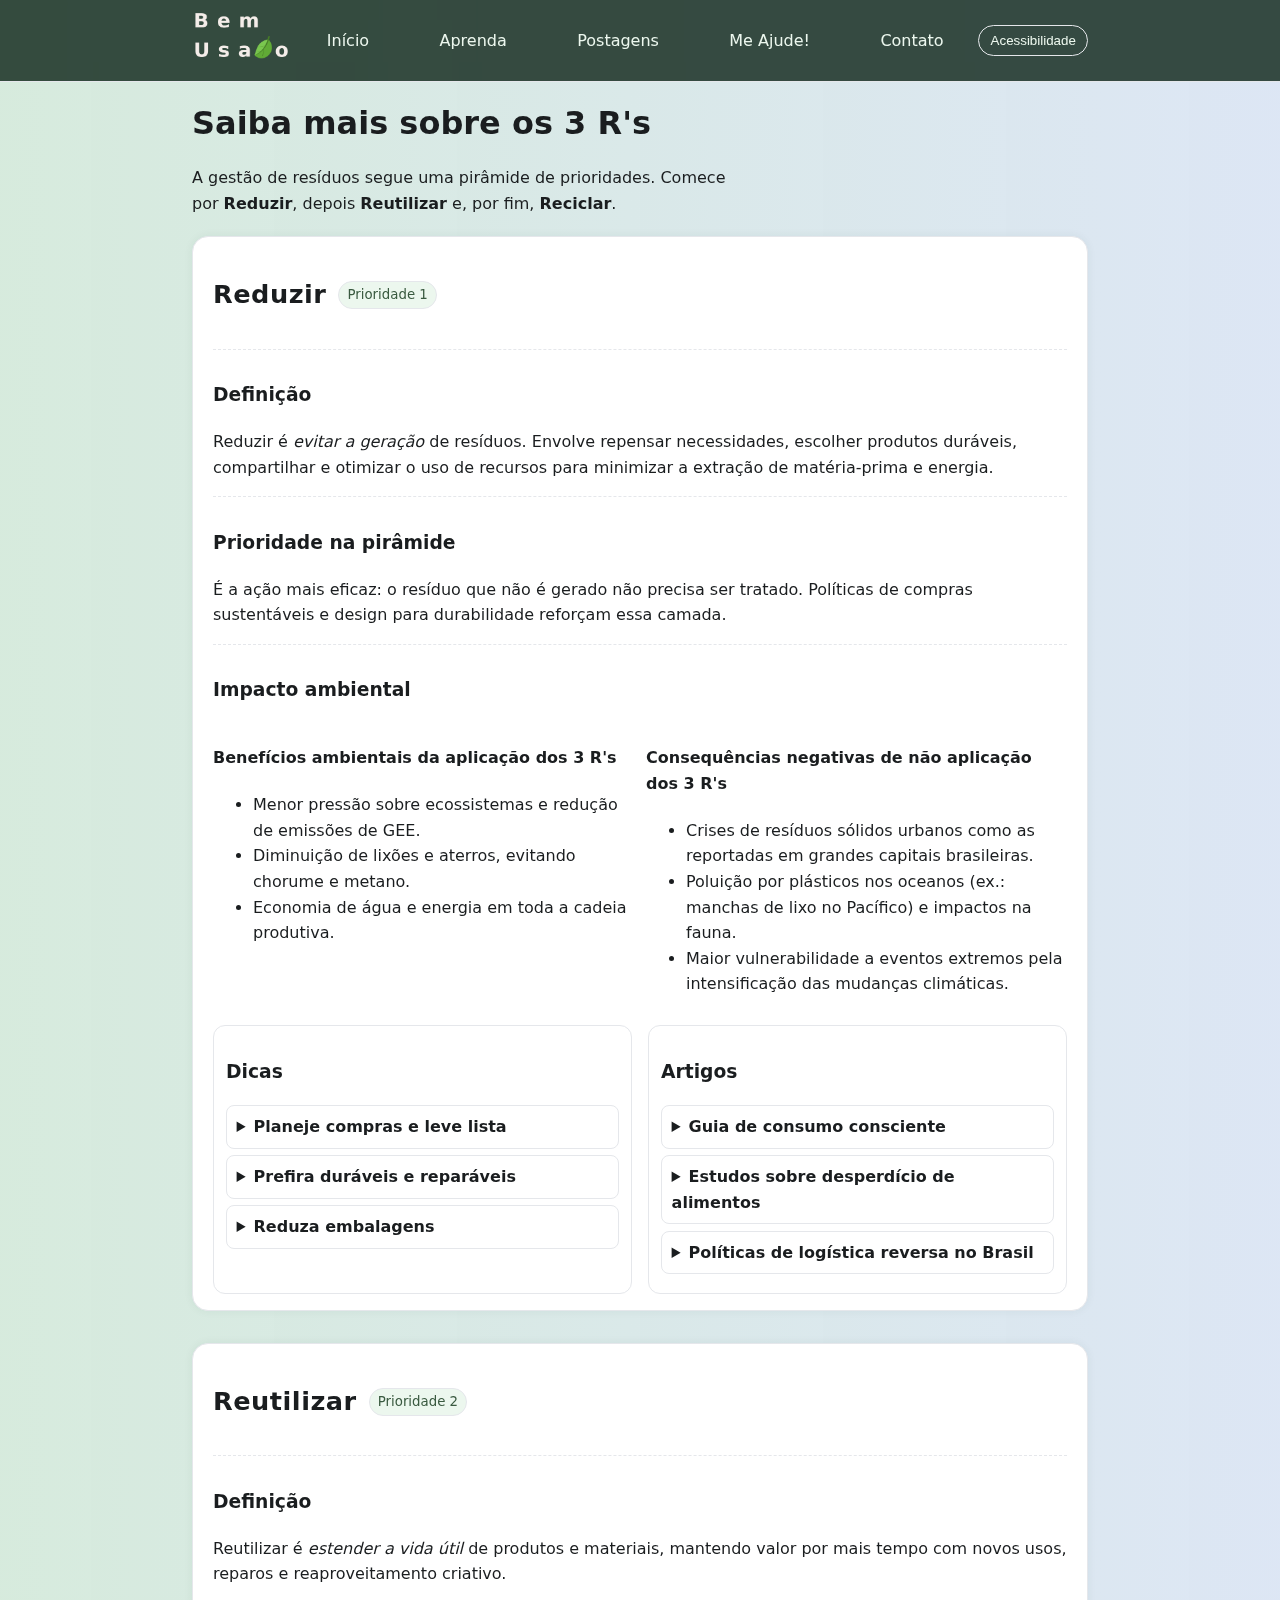
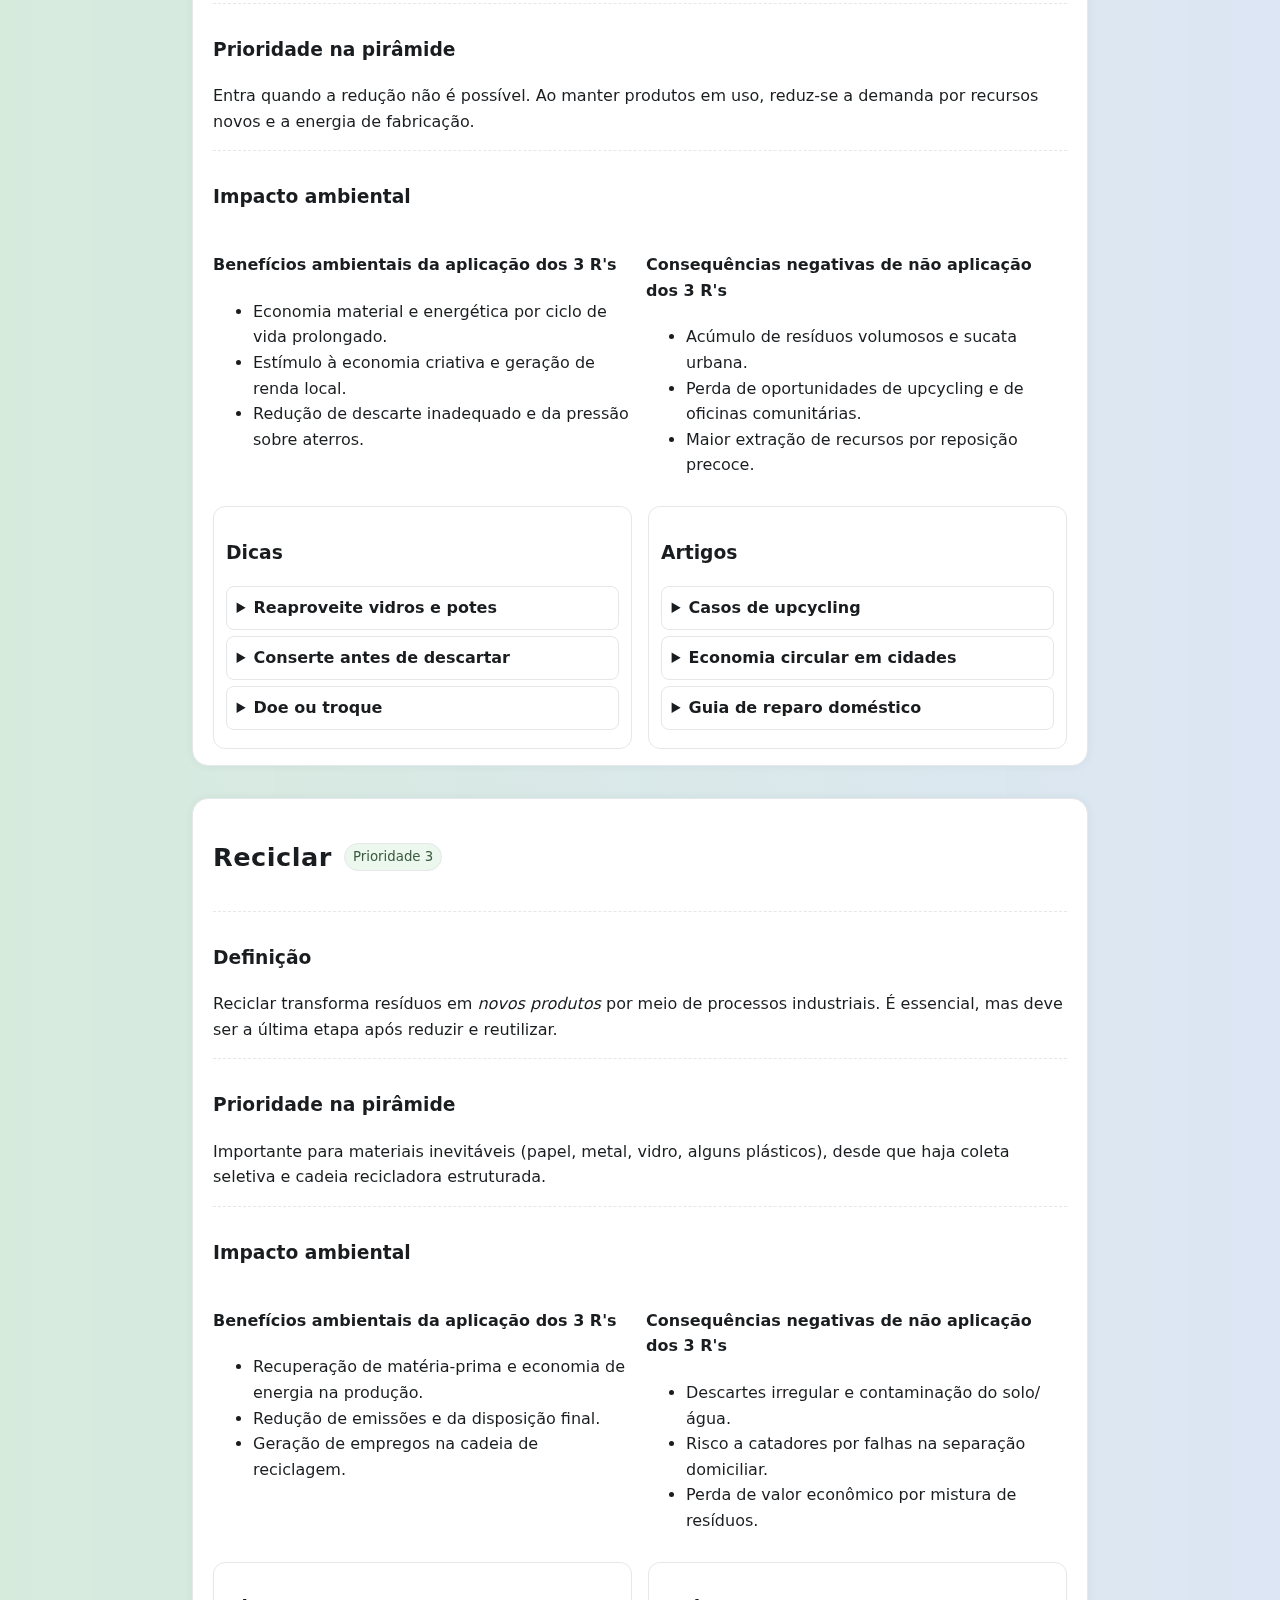
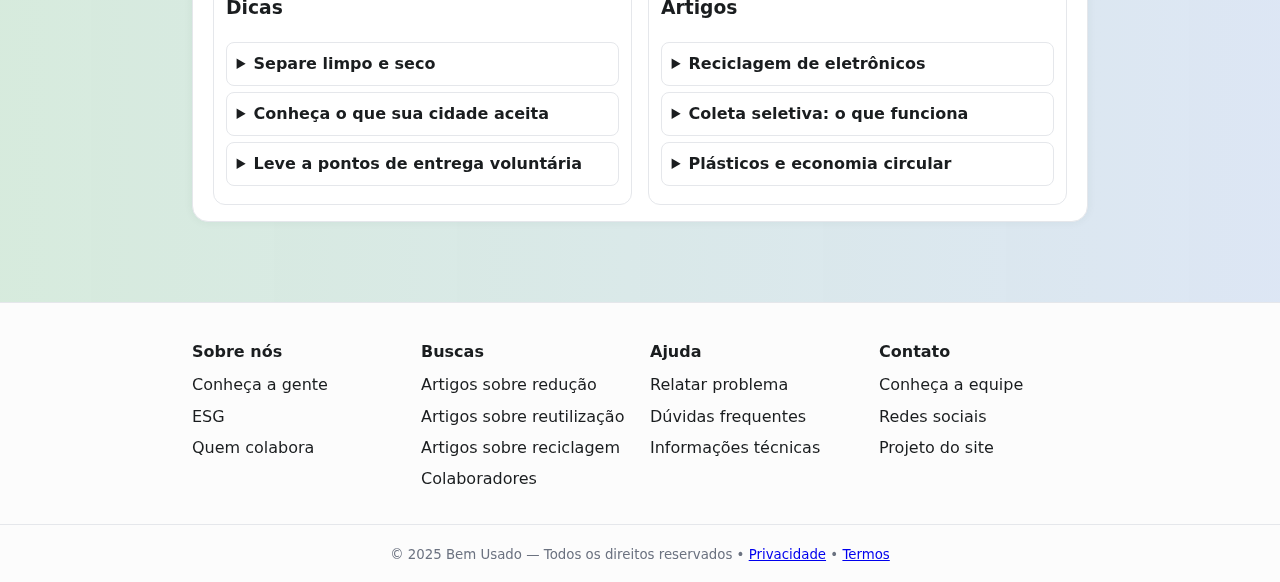
<file: public/learn.html>
<!DOCTYPE html>
<html lang="pt-br">
<head>
    <meta charset="UTF-8">
    <meta name="viewport" content="width=device-width, initial-scale=1.0">
    <title>Bem Usado — Aprenda</title>
    <meta name="description" content="Aprenda sobre Reduzir, Reutilizar e Reciclar — definições, prioridade e impacto.">
    <link rel="icon" href="/src/client/assets/icons/favicon.ico">
    <link rel="apple-touch-icon" sizes="180x180" href="/src/client/assets/icons/apple-touch-icon.png">
    <link rel="icon" type="image/png" sizes="32x32" href="/src/client/assets/icons/favicon-32x32.png">
    <link rel="icon" type="image/png" sizes="16x16" href="/src/client/assets/icons/favicon-16x16.png">
    <link rel="manifest" href="/src/client/assets/icons/site.webmanifest">

    <link rel="stylesheet" href="./styles.css">
    <link rel="stylesheet" href="./learn.css">
</head>
<body>
<header class="site-header">
    <div class="container header-inner">
        <a href="./index.html" class="brand" aria-label="Página inicial">
            <img src="./assets/protoLogoBemUsado.png" width="100" height="60" alt="Logo Bem Usado">
        </a>
        <nav class="primary-nav" aria-label="Navegação principal">
            <a href="./index.html" class="nav-link">Início</a>
            <a href="./learn.html" class="nav-link" aria-current="page">Aprenda</a>
            <a href="./listOfPosts.html" class="nav-link">Postagens</a>
            <a href="./help.html" class="nav-link">Me Ajude!</a>
            <a href="./contact.html" class="nav-link">Contato</a>
        </nav>
        <button class="ghost-btn">Acessibilidade</button>
    </div>
</header>

<main class="container main learn-main">
    <h1 class="section-title">Saiba mais sobre os 3 R's</h1>
    <p class="short-paragraph">A gestão de resíduos segue uma pirâmide de prioridades. Comece por
        <strong>Reduzir</strong>,
        depois <strong>Reutilizar</strong> e, por fim, <strong>Reciclar</strong>.</p>

    <!-- Reduzir -->
    <section id="reduzir" class="learn-section anchor">
        <header class="ls-header"><h2 class="kicker">Reduzir</h2><small class="ls-pill">Prioridade 1</small></header>
        <div class="ls-block">
            <h3>Definição</h3>
            <p>Reduzir é <em>evitar a geração</em> de resíduos. Envolve repensar necessidades, escolher produtos
                duráveis,
                compartilhar e otimizar o uso de recursos para minimizar a extração de matéria‑prima e energia.</p>
        </div>
        <div class="ls-block">
            <h3>Prioridade na pirâmide</h3>
            <p>É a ação mais eficaz: o resíduo que não é gerado não precisa ser tratado. Políticas de compras
                sustentáveis e
                design para durabilidade reforçam essa camada.</p>
        </div>
        <div class="ls-block">
            <h3>Impacto ambiental</h3>
            <div class="impact-grid">
                <div>
                    <h4>Benefícios ambientais da aplicação dos 3 R's</h4>
                    <ul>
                        <li>Menor pressão sobre ecossistemas e redução de emissões de GEE.</li>
                        <li>Diminuição de lixões e aterros, evitando chorume e metano.</li>
                        <li>Economia de água e energia em toda a cadeia produtiva.</li>
                    </ul>
                </div>
                <div>
                    <h4>Consequências negativas de não aplicação dos 3 R's</h4>
                    <ul>
                        <li>Crises de resíduos sólidos urbanos como as reportadas em grandes capitais brasileiras.</li>
                        <li>Poluição por plásticos nos oceanos (ex.: manchas de lixo no Pacífico) e impactos na fauna.
                        </li>
                        <li>Maior vulnerabilidade a eventos extremos pela intensificação das mudanças climáticas.</li>
                    </ul>
                </div>
            </div>
        </div>

        <div class="tips-articles">
            <div class="col">
                <h3>Dicas</h3>
                <details class="acc">
                    <summary>Planeje compras e leve lista</summary>
                    <div>Evita impulsos e desperdício de alimentos.</div>
                </details>
                <details class="acc">
                    <summary>Prefira duráveis e reparáveis</summary>
                    <div>Escolha itens com peças de reposição e garantia estendida.</div>
                </details>
                <details class="acc">
                    <summary>Reduza embalagens</summary>
                    <div>Opte por refis e vendas a granel.</div>
                </details>
            </div>
            <div class="col">
                <h3>Artigos</h3>
                <details class="acc">
                    <summary>Guia de consumo consciente</summary>
                    <div>Introdução prática com métricas de economia e impacto.</div>
                </details>
                <details class="acc">
                    <summary>Estudos sobre desperdício de alimentos</summary>
                    <div>Panorama FAO e iniciativas locais.</div>
                </details>
                <details class="acc">
                    <summary>Políticas de logística reversa no Brasil</summary>
                    <div>Resumo dos acordos setoriais e resultados.</div>
                </details>
            </div>
        </div>
    </section>

    <!-- Reutilizar -->
    <section id="reutilizar" class="learn-section anchor">
        <header class="ls-header"><h2 class="kicker">Reutilizar</h2><small class="ls-pill">Prioridade 2</small></header>
        <div class="ls-block">
            <h3>Definição</h3>
            <p>Reutilizar é <em>estender a vida útil</em> de produtos e materiais, mantendo valor por mais tempo com
                novos usos,
                reparos e reaproveitamento criativo.</p>
        </div>
        <div class="ls-block">
            <h3>Prioridade na pirâmide</h3>
            <p>Entra quando a redução não é possível. Ao manter produtos em uso, reduz-se a demanda por recursos novos e
                a
                energia de fabricação.</p>
        </div>
        <div class="ls-block">
            <h3>Impacto ambiental</h3>
            <div class="impact-grid">
                <div>
                    <h4>Benefícios ambientais da aplicação dos 3 R's</h4>
                    <ul>
                        <li>Economia material e energética por ciclo de vida prolongado.</li>
                        <li>Estímulo à economia criativa e geração de renda local.</li>
                        <li>Redução de descarte inadequado e da pressão sobre aterros.</li>
                    </ul>
                </div>
                <div>
                    <h4>Consequências negativas de não aplicação dos 3 R's</h4>
                    <ul>
                        <li>Acúmulo de resíduos volumosos e sucata urbana.</li>
                        <li>Perda de oportunidades de upcycling e de oficinas comunitárias.</li>
                        <li>Maior extração de recursos por reposição precoce.</li>
                    </ul>
                </div>
            </div>
        </div>

        <div class="tips-articles">
            <div class="col">
                <h3>Dicas</h3>
                <details class="acc">
                    <summary>Reaproveite vidros e potes</summary>
                    <div>Ótimos para armazenar grãos e temperos.</div>
                </details>
                <details class="acc">
                    <summary>Conserte antes de descartar</summary>
                    <div>Procure oficinas locais e mutirões de reparo.</div>
                </details>
                <details class="acc">
                    <summary>Doe ou troque</summary>
                    <div>Plataformas e feiras de troca estendem o ciclo de vida.</div>
                </details>
            </div>
            <div class="col">
                <h3>Artigos</h3>
                <details class="acc">
                    <summary>Casos de upcycling</summary>
                    <div>Exemplos de móveis e objetos a partir de madeira e PET.</div>
                </details>
                <details class="acc">
                    <summary>Economia circular em cidades</summary>
                    <div>Relatos de prefeituras e ONGs no Brasil.</div>
                </details>
                <details class="acc">
                    <summary>Guia de reparo doméstico</summary>
                    <div>Checklist básico e ferramentas essenciais.</div>
                </details>
            </div>
        </div>
    </section>

    <!-- Reciclar -->
    <section id="reciclar" class="learn-section anchor">
        <header class="ls-header"><h2 class="kicker">Reciclar</h2><small class="ls-pill">Prioridade 3</small></header>
        <div class="ls-block">
            <h3>Definição</h3>
            <p>Reciclar transforma resíduos em <em>novos produtos</em> por meio de processos industriais. É essencial,
                mas deve
                ser a última etapa após reduzir e reutilizar.</p>
        </div>
        <div class="ls-block">
            <h3>Prioridade na pirâmide</h3>
            <p>Importante para materiais inevitáveis (papel, metal, vidro, alguns plásticos), desde que haja coleta
                seletiva e
                cadeia recicladora estruturada.</p>
        </div>
        <div class="ls-block">
            <h3>Impacto ambiental</h3>
            <div class="impact-grid">
                <div>
                    <h4>Benefícios ambientais da aplicação dos 3 R's</h4>
                    <ul>
                        <li>Recuperação de matéria-prima e economia de energia na produção.</li>
                        <li>Redução de emissões e da disposição final.</li>
                        <li>Geração de empregos na cadeia de reciclagem.</li>
                    </ul>
                </div>
                <div>
                    <h4>Consequências negativas de não aplicação dos 3 R's</h4>
                    <ul>
                        <li>Descartes irregular e contaminação do solo/água.</li>
                        <li>Risco a catadores por falhas na separação domiciliar.</li>
                        <li>Perda de valor econômico por mistura de resíduos.</li>
                    </ul>
                </div>
            </div>
        </div>

        <div class="tips-articles">
            <div class="col">
                <h3>Dicas</h3>
                <details class="acc">
                    <summary>Separe limpo e seco</summary>
                    <div>Retire restos de comida e esvazie líquidos.</div>
                </details>
                <details class="acc">
                    <summary>Conheça o que sua cidade aceita</summary>
                    <div>Nem todos os tipos de plástico são reciclados localmente.</div>
                </details>
                <details class="acc">
                    <summary>Leve a pontos de entrega voluntária</summary>
                    <div>Busque cooperativas e PEVs próximos.</div>
                </details>
            </div>
            <div class="col">
                <h3>Artigos</h3>
                <details class="acc">
                    <summary>Reciclagem de eletrônicos</summary>
                    <div>Boas práticas e legislação brasileira.</div>
                </details>
                <details class="acc">
                    <summary>Coleta seletiva: o que funciona</summary>
                    <div>Casos reais de municípios com alta adesão.</div>
                </details>
                <details class="acc">
                    <summary>Plásticos e economia circular</summary>
                    <div>Panorama global e iniciativas de marcas.</div>
                </details>
            </div>
        </div>
    </section>
</main>

<footer class="site-footer">
    <div class="container footer-grid">
        <div>
            <h4>Sobre nós</h4>
            <ul>
                <li><a href="./about.html#conheca">Conheça a gente</a></li>
                <li><a href="./about.html#esg">ESG</a></li>
                <li><a href="./about.html#colabora">Quem colabora</a></li>
            </ul>
        </div>
        <div>
            <h4>Buscas</h4>
            <ul>
                <li><a href="./learn.html#reduzir">Artigos sobre redução</a></li>
                <li><a href="./learn.html#reutilizar">Artigos sobre reutilização</a></li>
                <li><a href="./learn.html#reciclar">Artigos sobre reciclagem</a></li>
                <li><a href="#">Colaboradores</a></li>
            </ul>
        </div>
        <div>
            <h4>Ajuda</h4>
            <ul>
                <li><a href="./report.html">Relatar problema</a></li>
                <li><a href="./help.html">Dúvidas frequentes</a></li>
                <li><a href="./tech.html">Informações técnicas</a></li>
            </ul>
        </div>
        <div>
            <h4>Contato</h4>
            <ul>
                <li><a href="./contact.html#equipe">Conheça a equipe</a></li>
                <li><a href="./contact.html#redes">Redes sociais</a></li>
                <li><a href="./contact.html#projeto">Projeto do site</a></li>
            </ul>
        </div>
    </div>
    <div class="legal">
        <small>© 2025 Bem Usado — Todos os direitos reservados • <a href="#">Privacidade</a> • <a
                href="#">Termos</a></small>
    </div>
</footer>

<script src="./learn.js" defer></script>
</body>
</html>
</file>
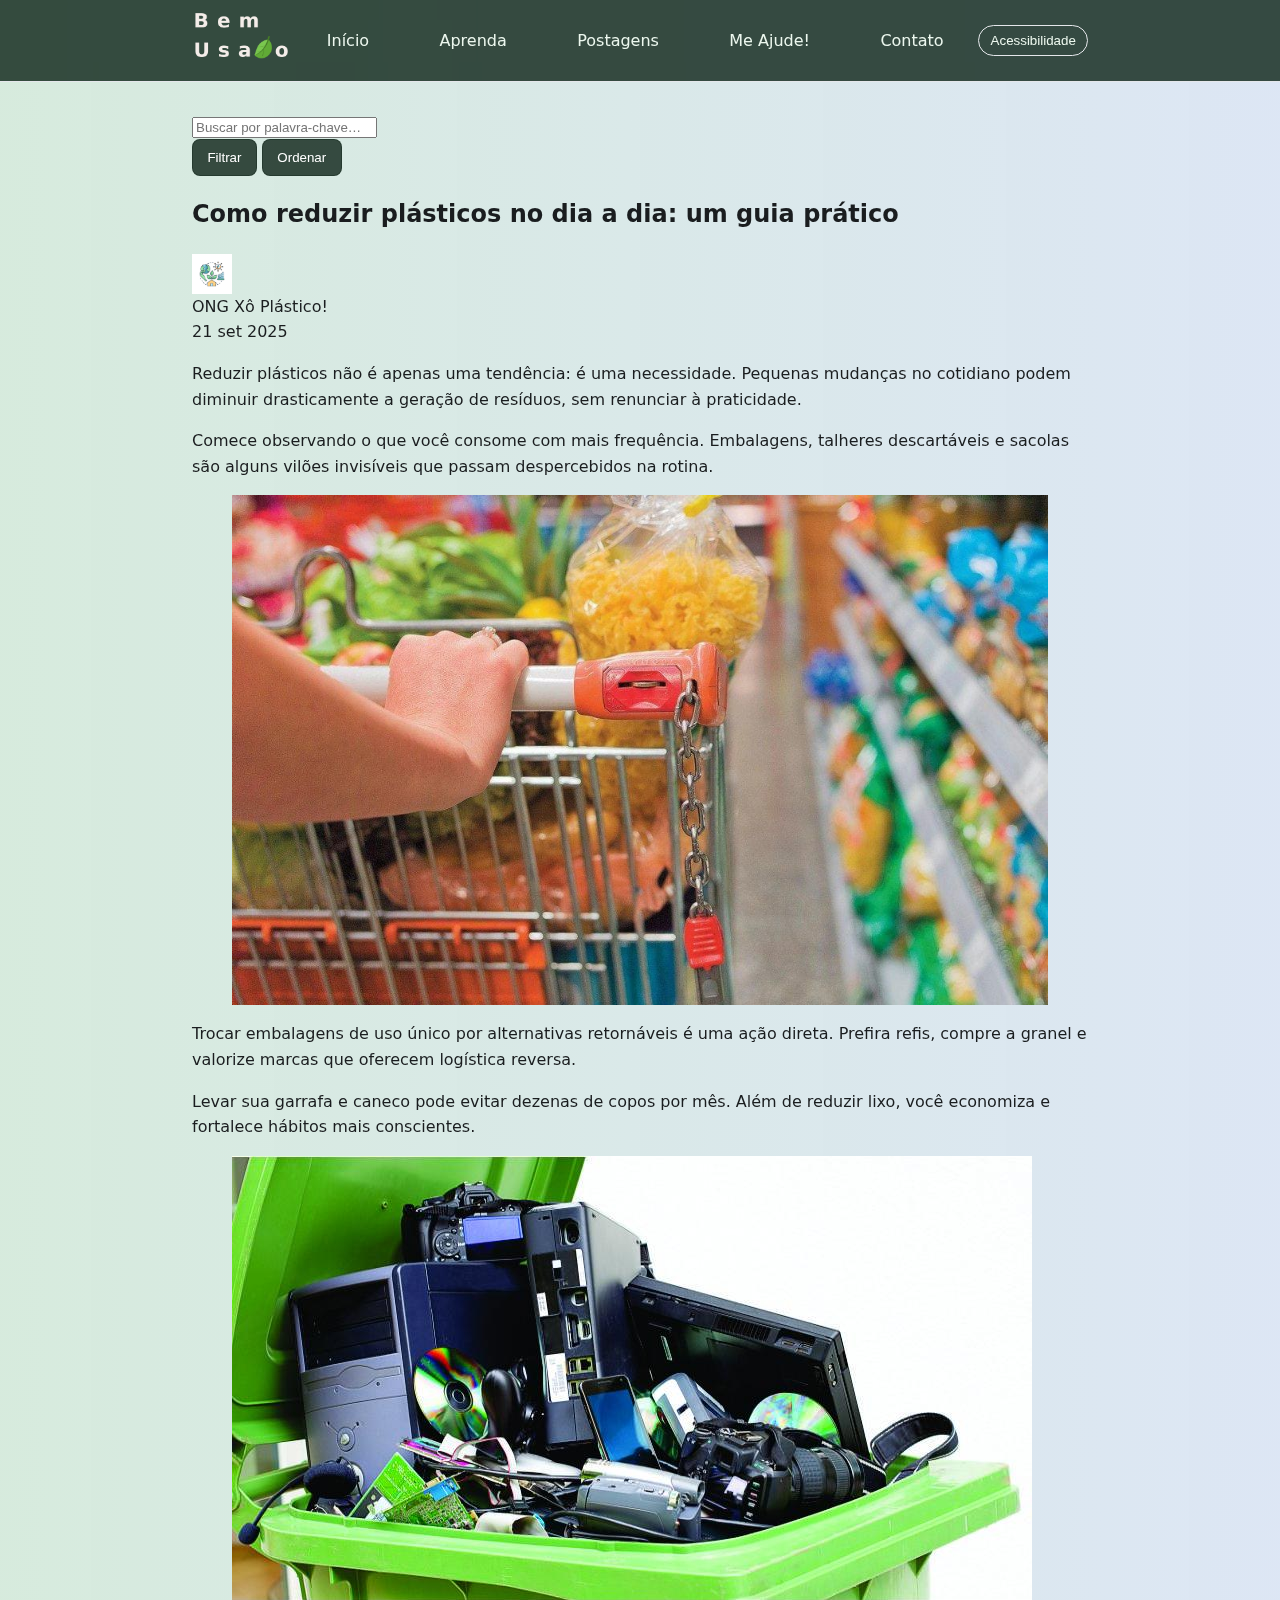
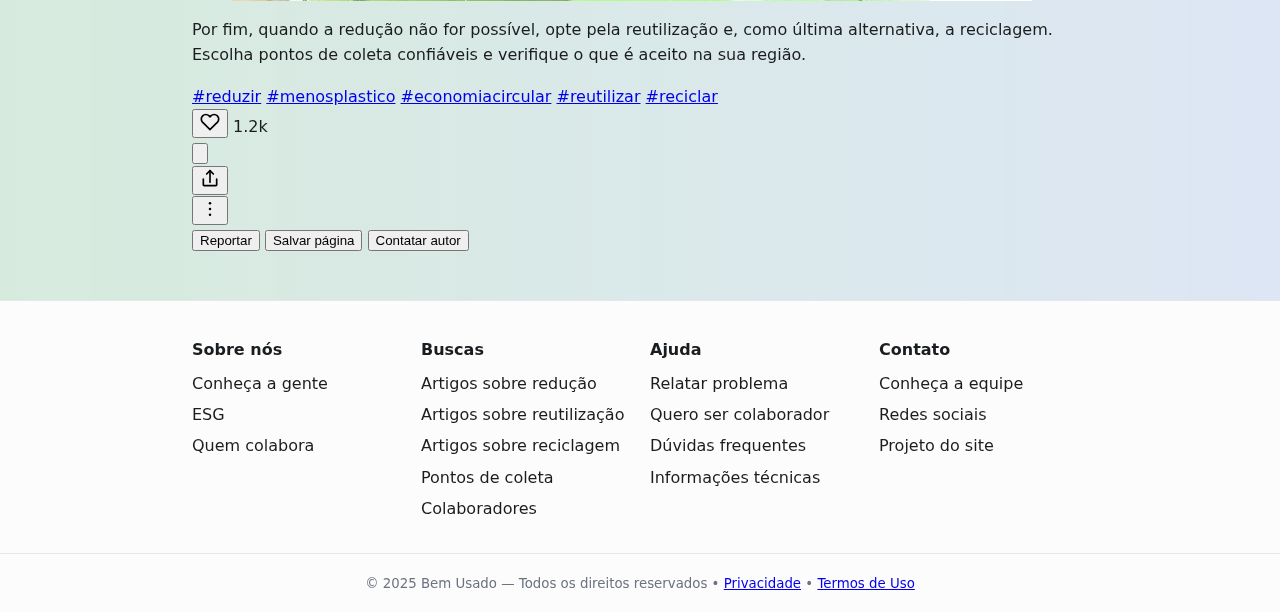
<file: public/post.html>
<!DOCTYPE html>
<html lang="pt-br">
<head>
    <meta charset="UTF-8">
    <meta name="viewport" content="width=device-width, initial-scale=1.0">
    <title>Bem Usado — Post</title>
    <meta name="description" content="Post aberto do Bem Usado: exemplo de conteúdo com barra flutuante de ações.">
    <meta name="keywords" content="post,sustentabilidade,3Rs,educação ambiental,ESG">
    <meta name="author" content="ProgScript Equipe 6">

    <link rel="icon" href="/src/client/assets/icons/favicon.ico">
    <link rel="apple-touch-icon" sizes="180x180" href="/src/client/assets/icons/apple-touch-icon.png">
    <link rel="icon" type="image/png" sizes="32x32" href="/src/client/assets/icons/favicon-32x32.png">
    <link rel="icon" type="image/png" sizes="16x16" href="/src/client/assets/icons/favicon-16x16.png">
    <link rel="manifest" href="/src/client/assets/icons/site.webmanifest">

    <link rel="stylesheet" href="./styles.css">
</head>
<body>
<!-- Header (reutilizado) -->
<header class="site-header">
    <div class="container header-inner">
        <a href="./index.html" class="brand" aria-label="Página inicial">
            <img src="./assets/protoLogoBemUsado.png" width="100" height="60" alt="Logo Bem Usado">
        </a>

        <nav class="primary-nav" aria-label="Navegação principal">
            <a href="./index.html" class="nav-link">Início</a>
            <a href="#" class="nav-link">Aprenda</a>
            <a href="./listOfPosts.html" class="nav-link">Postagens</a>
            <a href="#" class="nav-link">Me Ajude!</a>
            <a href="#" class="nav-link">Contato</a>
        </nav>

        <button id="btn-acessibilidade" class="ghost-btn" aria-label="Acessibilidade e opções de cor"
                title="Acessibilidade e opções de cor">
            Acessibilidade
        </button>
    </div>
</header>

<main id="conteudo" class="container main post-main">
    <!-- Sub navegação fixa/flutuante (reuso) -->
    <div class="subnav" role="search" aria-label="Buscar e refinar postagens">
        <div class="subnav-inner">
            <label class="sr-only" for="searchInPost">Buscar postagens</label>
            <input id="searchInPost" type="search" class="subnav-search" placeholder="Buscar por palavra-chave…"
                   aria-describedby="searchInPostHelp">
            <div id="searchInPostHelp" class="sr-only">Digite uma palavra-chave e use os botões para filtrar e ordenar
                resultados.
            </div>
            <div class="subnav-actions">
                <button class="primary" type="button">Filtrar</button>
                <button class="primary" type="button">Ordenar</button>
            </div>
        </div>
    </div>

    <section class="post-layout">
        <!-- Conteúdo do post -->
        <article class="post-card" aria-labelledby="post-title">
            <header class="post-header">
                <h2 id="post-title" class="post-title">Como reduzir plásticos no dia a dia: um guia prático</h2>
                <div class="post-meta">
                    <div class="author">
                        <img class="avatar"
                             src="[data-uri]"
                             width="40" height="40" alt="Avatar do autor">
                        <span class="username">ONG Xô Plástico!</span>
                    </div>
                    <time class="date" datetime="2025-09-21">21 set 2025</time>
                </div>
            </header>

            <div class="divider" role="separator" aria-hidden="true"></div>

            <div class="post-content">
                <p>Reduzir plásticos não é apenas uma tendência: é uma necessidade. Pequenas mudanças no cotidiano podem
                    diminuir drasticamente a geração de resíduos, sem renunciar à praticidade.</p>
                <p>Comece observando o que você consome com mais frequência. Embalagens, talheres descartáveis e sacolas
                    são alguns vilões invisíveis que passam despercebidos na rotina.</p>

                <figure class="content-figure">
                    <img src="./assets/carrinhoCompras.png" alt="Carrinho com produtos sustentáveis">
                    <figcaption class="sr-only">Exemplo de compras com foco em embalagens retornáveis.</figcaption>
                </figure>

                <p>Trocar embalagens de uso único por alternativas retornáveis é uma ação direta. Prefira refis, compre
                    a granel e valorize marcas que oferecem logística reversa.</p>
                <p>Levar sua garrafa e caneco pode evitar dezenas de copos por mês. Além de reduzir lixo, você economiza
                    e fortalece hábitos mais conscientes.</p>

                <figure class="content-figure">
                    <img src="./assets/sucata.png" alt="Materiais separados para reciclagem">
                    <figcaption class="sr-only">Materiais destinados à reciclagem, como metal e plástico.</figcaption>
                </figure>

                <p>Por fim, quando a redução não for possível, opte pela reutilização e, como última alternativa, a
                    reciclagem. Escolha pontos de coleta confiáveis e verifique o que é aceito na sua região.</p>
            </div>

            <footer class="post-footer">
                <div class="hashtags" aria-label="Hashtags do post">
                    <a href="#" class="tag">#reduzir</a>
                    <a href="#" class="tag">#menosplastico</a>
                    <a href="#" class="tag">#economiacircular</a>
                    <a href="#" class="tag">#reutilizar</a>
                    <a href="#" class="tag">#reciclar</a>
                </div>
            </footer>
        </article>

        <!-- Barra flutuante de ações -->
        <aside class="post-actions" aria-label="Ações rápidas">
            <div class="actions-float" role="group" aria-label="Ações">
                <button class="af-btn like" aria-pressed="false" aria-label="Curtir">
                    <svg width="20" height="20" viewBox="0 0 24 24" fill="none" xmlns="http://www.w3.org/2000/svg"
                         aria-hidden="true">
                        <path class="heart"
                              d="M20.84 4.61a5.5 5.5 0 0 0-7.78 0L12 5.67l-1.06-1.06a5.5 5.5 0 1 0-7.78 7.78l1.06 1.06L12 21.23l7.78-7.78 1.06-1.06a5.5 5.5 0 0 0 0-7.78z"
                              stroke="currentColor" stroke-width="2" fill="none"/>
                    </svg>

                </button>
                <span class="af-count" aria-live="polite">1.2k</span>
                <div class="af-sep" aria-hidden="true"></div>
                <button class="af-btn copy" aria-label="Copiar link">
                    <?xml version="1.0"?><svg viewBox="0 0 512 512" xmlns="http://www.w3.org/2000/svg"><title/><g data-name="1" id="_1"><path d="M149.67,393A95.49,95.49,0,0,1,82.11,230l64.7-64.7a95.65,95.65,0,0,1,135.1,0h0a95.65,95.65,0,0,1,0,135.11l-64.69,64.69A95.23,95.23,0,0,1,149.67,393Zm64.69-225.69A65.29,65.29,0,0,0,168,186.49l-64.7,64.7A65.53,65.53,0,0,0,196,343.86l64.7-64.7a65.51,65.51,0,0,0-46.34-111.84Z"/><path d="M295.9,360.71a95,95,0,0,1-24.13-3.1,15,15,0,0,1,7.6-29,65.52,65.52,0,0,0,62.87-17.08l64.7-64.69a65.53,65.53,0,0,0-92.68-92.68l-64.69,64.7a65.84,65.84,0,0,0-17.08,62.89,15,15,0,0,1-29,7.55,95.92,95.92,0,0,1,24.9-91.65l64.69-64.7A95.53,95.53,0,1,1,428.15,268l-64.69,64.69A94.92,94.92,0,0,1,295.9,360.71Z"/></g></svg>
                </button>
                <div class="af-sep" aria-hidden="true"></div>
                <button class="af-btn share" aria-label="Compartilhar">
                    <svg width="20" height="20" viewBox="0 0 24 24" fill="none" xmlns="http://www.w3.org/2000/svg"
                         aria-hidden="true">
                        <path d="M4 12v7a1 1 0 0 0 1 1h14a1 1 0 0 0 1-1v-7" stroke="currentColor" stroke-width="2"
                              stroke-linecap="round" stroke-linejoin="round"/>
                        <path d="M16 6l-4-4-4 4" stroke="currentColor" stroke-width="2" stroke-linecap="round"
                              stroke-linejoin="round"/>
                        <path d="M12 2v14" stroke="currentColor" stroke-width="2" stroke-linecap="round"
                              stroke-linejoin="round"/>
                    </svg>
                </button>
                <div class="af-sep" aria-hidden="true"></div>
                <div class="kebab-wrap">
                    <button class="af-btn kebab" aria-haspopup="menu" aria-expanded="false" aria-controls="kebab-menu"
                            aria-label="Mais opções">
                        <svg width="20" height="20" viewBox="0 0 24 24" fill="currentColor"
                             xmlns="http://www.w3.org/2000/svg" aria-hidden="true">
                            <circle cx="12" cy="5" r="1.5"/>
                            <circle cx="12" cy="12" r="1.5"/>
                            <circle cx="12" cy="19" r="1.5"/>
                        </svg>
                    </button>
                    <div id="kebab-menu" class="kebab-menu" role="menu" aria-label="Opções">
                        <button class="k-item report" role="menuitem">Reportar</button>
                        <button class="k-item save" role="menuitem">Salvar página</button>
                        <button class="k-item save" role="menuitem">Contatar autor</button>
                    </div>
                </div>
            </div>
        </aside>
    </section>
</main>

<!-- Footer (reutilizado) -->
<footer class="site-footer">
    <div class="container footer-grid">
        <div>
            <h4>Sobre nós</h4>
            <ul>
                <li><a href="#">Conheça a gente</a></li>
                <li><a href="#">ESG</a></li>
                <li><a href="#">Quem colabora</a></li>
            </ul>
        </div>
        <div>
            <h4>Buscas</h4>
            <ul>
                <li><a href="#">Artigos sobre redução</a></li>
                <li><a href="#">Artigos sobre reutilização</a></li>
                <li><a href="#">Artigos sobre reciclagem</a></li>
                <li><a href="#">Pontos de coleta</a></li>
                <li><a href="#">Colaboradores</a></li>
            </ul>
        </div>
        <div>
            <h4>Ajuda</h4>
            <ul>
                <li><a href="#">Relatar problema</a></li>
                <li><a href="#">Quero ser colaborador</a></li>
                <li><a href="#">Dúvidas frequentes</a></li>
                <li><a href="#">Informações técnicas</a></li>
            </ul>
        </div>
        <div>
            <h4>Contato</h4>
            <ul>
                <li><a href="#">Conheça a equipe</a></li>
                <li><a href="#">Redes sociais</a></li>
                <li><a href="#">Projeto do site</a></li>
            </ul>
        </div>
    </div>
    <div class="legal">
        <small>© 2025 Bem Usado — Todos os direitos reservados • <a href="#">Privacidade</a> • <a href="#">Termos de
            Uso</a></small>
    </div>
</footer>

<script type="module" src="./post.js"></script>
</body>
</html>
</file>
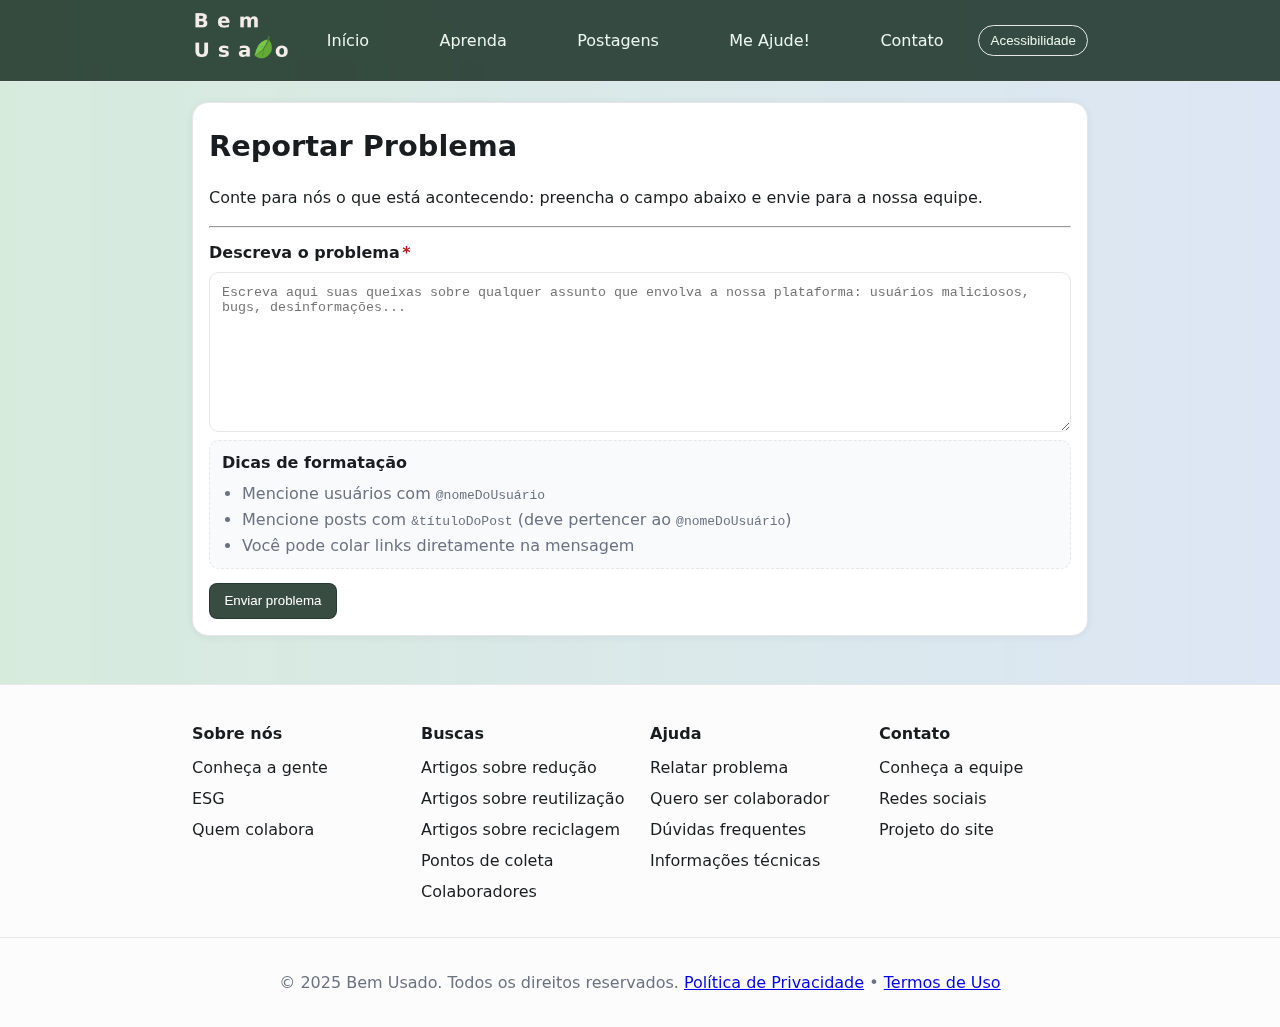
<file: public/report.html>
<!DOCTYPE html>
<html lang="pt-br">
<head>
    <meta charset="UTF-8">
    <meta name="viewport" content="width=device-width, initial-scale=1.0">
    <title>Bem Usado — Reportar Problema</title>
    <meta name="description" content="Conte para nós o que está acontecendo na plataforma Bem Usado.">
    <meta name="keywords" content="reportar,problema,denúncia,bug,plataforma,bem usado">
    <meta name="author" content="ProgScript Equipe 6">

    <link rel="icon" href="/src/client/assets/icons/favicon.ico">
    <link rel="apple-touch-icon" sizes="180x180" href="/src/client/assets/icons/apple-touch-icon.png">
    <link rel="icon" type="image/png" sizes="32x32" href="/src/client/assets/icons/favicon-32x32.png">
    <link rel="icon" type="image/png" sizes="16x16" href="/src/client/assets/icons/favicon-16x16.png">
    <link rel="manifest" href="/src/client/assets/icons/site.webmanifest">

    <!-- Base/shared styles -->
    <link rel="stylesheet" href="./styles.css">
    <!-- Page-scoped styles to reduce acoplamento -->
    <link rel="stylesheet" href="./report.css">
</head>
<body>
<!-- Header (reutilizado) -->
<header class="site-header">
    <div class="container header-inner">
        <a href="./index.html" class="brand" aria-label="Página inicial">
            <img src="./assets/protoLogoBemUsado.png" width="100" height="60" alt="Logo Bem Usado">
        </a>

        <nav class="primary-nav" aria-label="Navegação principal">
            <a href="./index.html" class="nav-link">Início</a>
            <a href="#" class="nav-link">Aprenda</a>
            <a href="./listOfPosts.html" class="nav-link">Postagens</a>
            <a href="./help.html" class="nav-link" aria-current="page">Me Ajude!</a>
            <a href="#" class="nav-link">Contato</a>
        </nav>

        <button id="btn-acessibilidade" class="ghost-btn" aria-label="Acessibilidade e opções de cor"
                title="Acessibilidade e opções de cor">
            Acessibilidade
        </button>
    </div>
</header>

<!-- Main -->
<main id="conteudo" class="container main report-main">
    <article class="report-card" aria-labelledby="report-title">
        <h1 id="report-title" class="report-title">Reportar Problema</h1>
        <p>Conte para nós o que está acontecendo: preencha o campo abaixo e envie para a nossa equipe.</p>

        <hr class="divider" aria-hidden="true"/>

        <div class="report-field">
            <label class="report-label" for="issue-text">Descreva o problema<span class="req"
                                                                                  aria-hidden="true">*</span></label>
            <textarea id="issue-text" class="report-textarea"
                      placeholder="Escreva aqui suas queixas sobre qualquer assunto que envolva a nossa plataforma: usuários maliciosos, bugs, desinformações..."></textarea>
        </div>

        <div class="hint" role="note" aria-labelledby="hint-title">
            <strong id="hint-title">Dicas de formatação</strong>
            <ul>
                <li>Mencione usuários com <code>@nomeDoUsuário</code></li>
                <li>Mencione posts com <code>&amp;títuloDoPost</code> (deve pertencer ao <code>@nomeDoUsuário</code>)
                </li>
                <li>Você pode colar links diretamente na mensagem</li>
            </ul>
        </div>

        <div class="actions">
            <button id="send-issue" class="primary" type="button">Enviar problema</button>
        </div>
    </article>
</main>

<!-- Footer -->
<footer class="site-footer">
    <div class="container footer-grid">
        <div class="col">
            <h4>Sobre nós</h4>
            <ul>
                <li><a href="#">Conheça a gente</a></li>
                <li><a href="#">ESG</a></li>
                <li><a href="#">Quem colabora</a></li>
            </ul>
        </div>
        <div class="col">
            <h4>Buscas</h4>
            <ul>
                <li><a href="#">Artigos sobre redução</a></li>
                <li><a href="#">Artigos sobre reutilização</a></li>
                <li><a href="#">Artigos sobre reciclagem</a></li>
                <li><a href="#">Pontos de coleta</a></li>
                <li><a href="#">Colaboradores</a></li>
            </ul>
        </div>
        <div class="col">
            <h4>Ajuda</h4>
            <ul>
                <li><a href="./report.html">Relatar problema</a></li>
                <li><a href="#">Quero ser colaborador</a></li>
                <li><a href="./help.html">Dúvidas frequentes</a></li>
                <li><a href="#">Informações técnicas</a></li>
            </ul>
        </div>
        <div class="col">
            <h4>Contato</h4>
            <ul>
                <li><a href="#">Conheça a equipe</a></li>
                <li><a href="#">Redes sociais</a></li>
                <li><a href="#">Projeto do site</a></li>
            </ul>
        </div>
    </div>
    <div class="legal">
        <p>© 2025 Bem Usado. Todos os direitos reservados. <a href="#">Política de Privacidade</a> • <a href="#">Termos
            de Uso</a></p>
    </div>
</footer>

<!-- Page script (module for better encapsulation) -->
<script type="module" src="./report.js"></script>
</body>
</html>
</file>
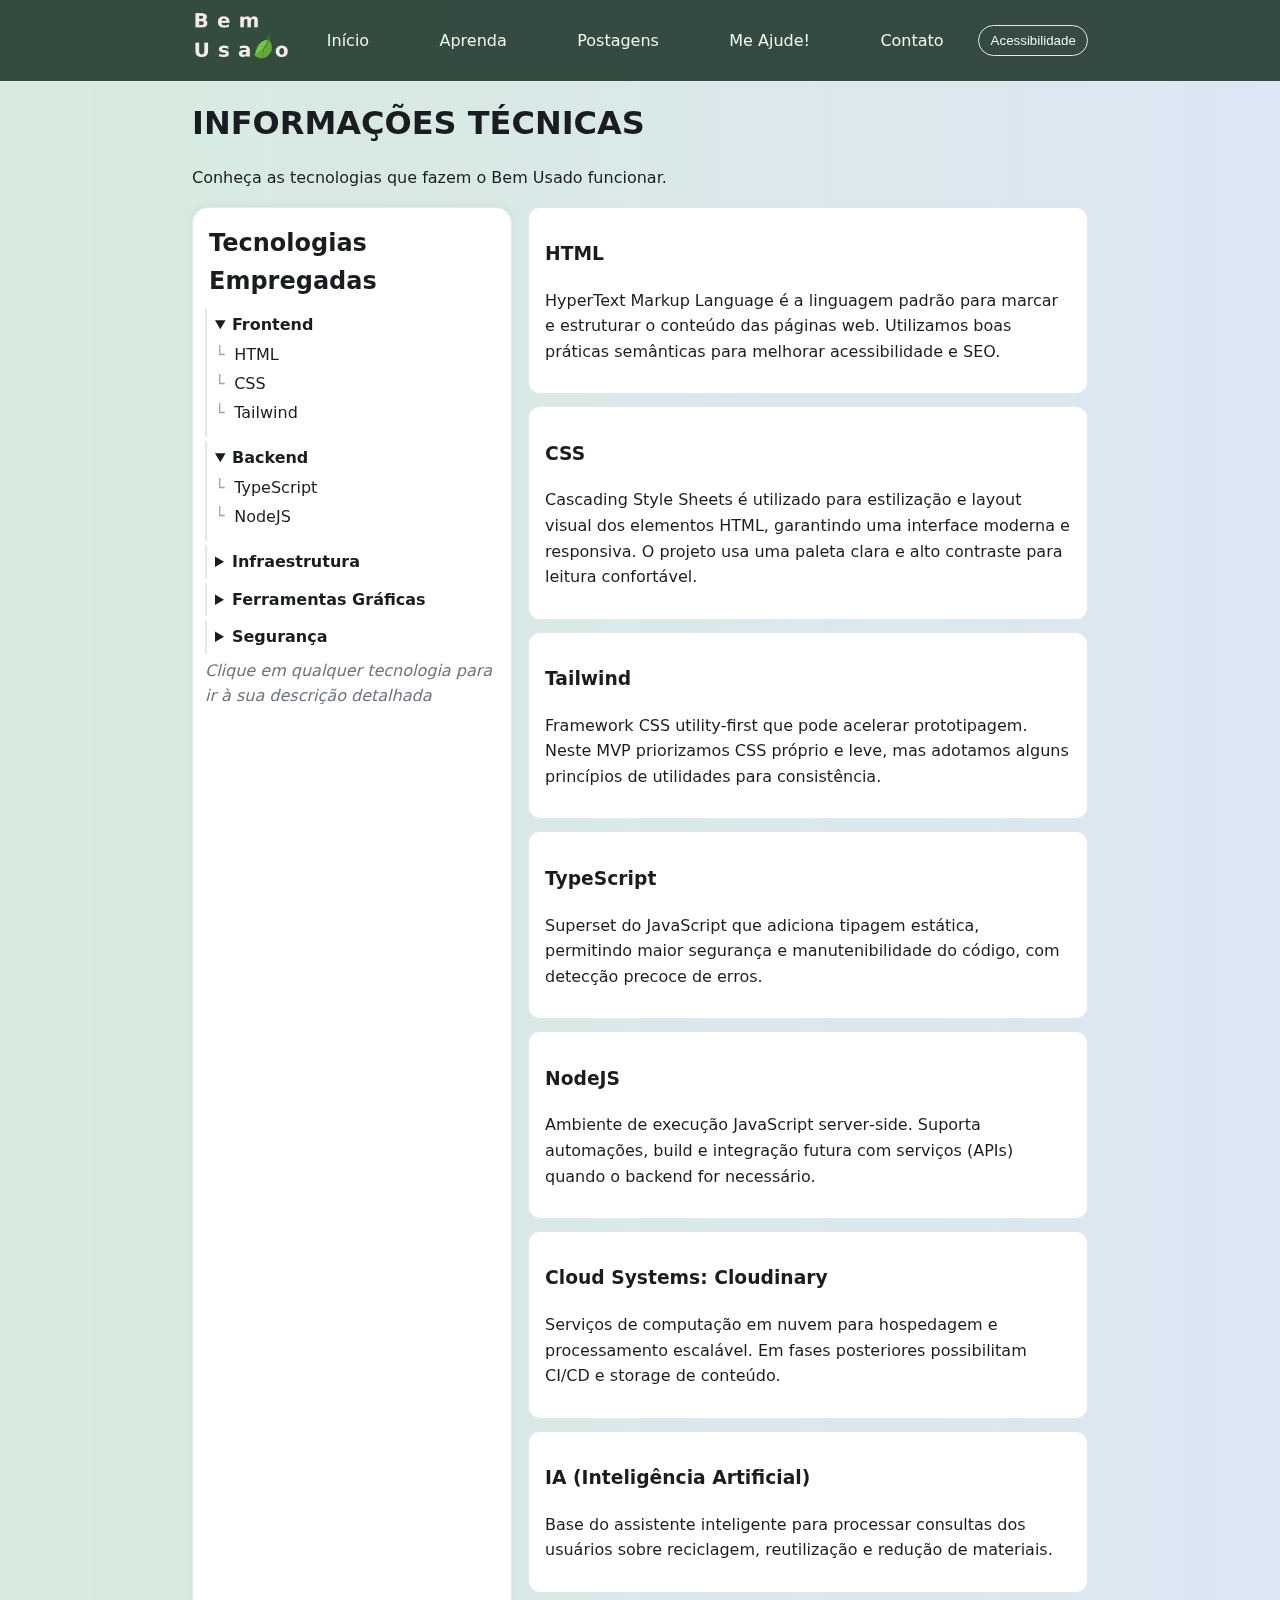
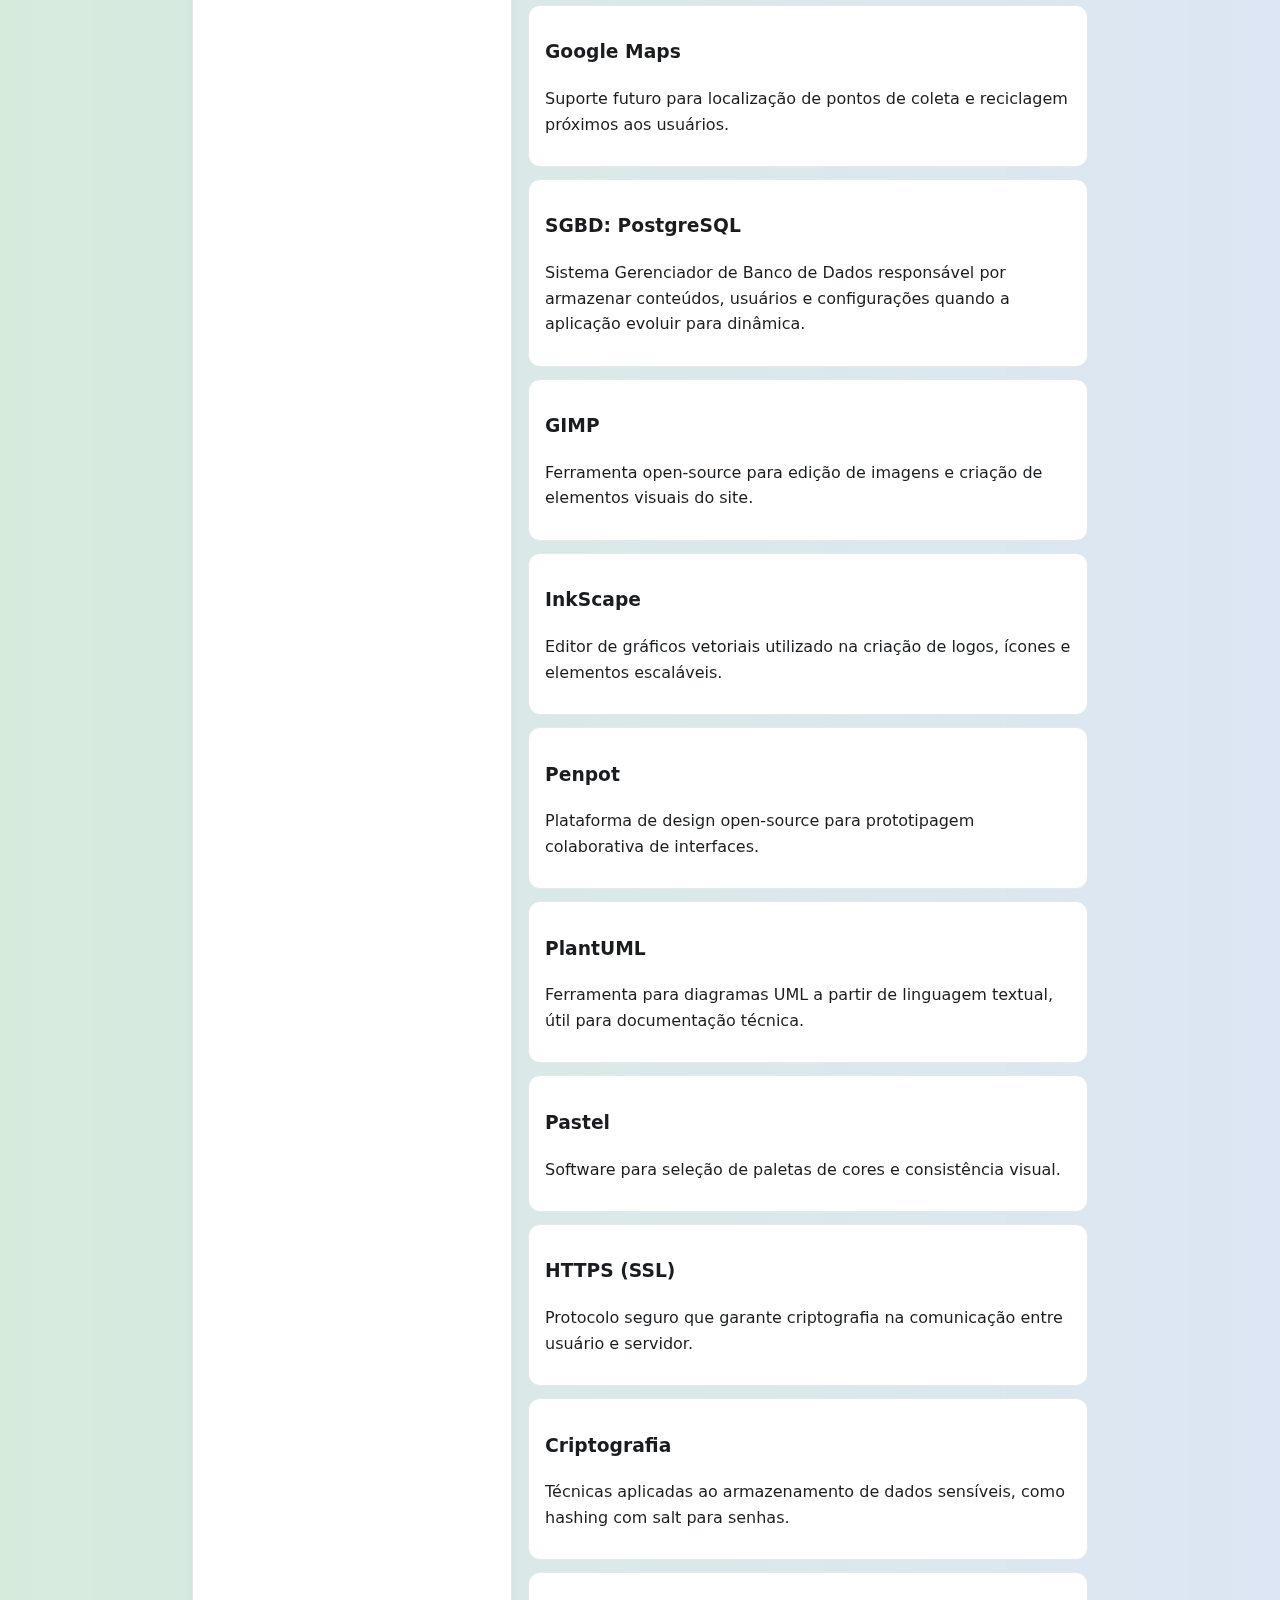
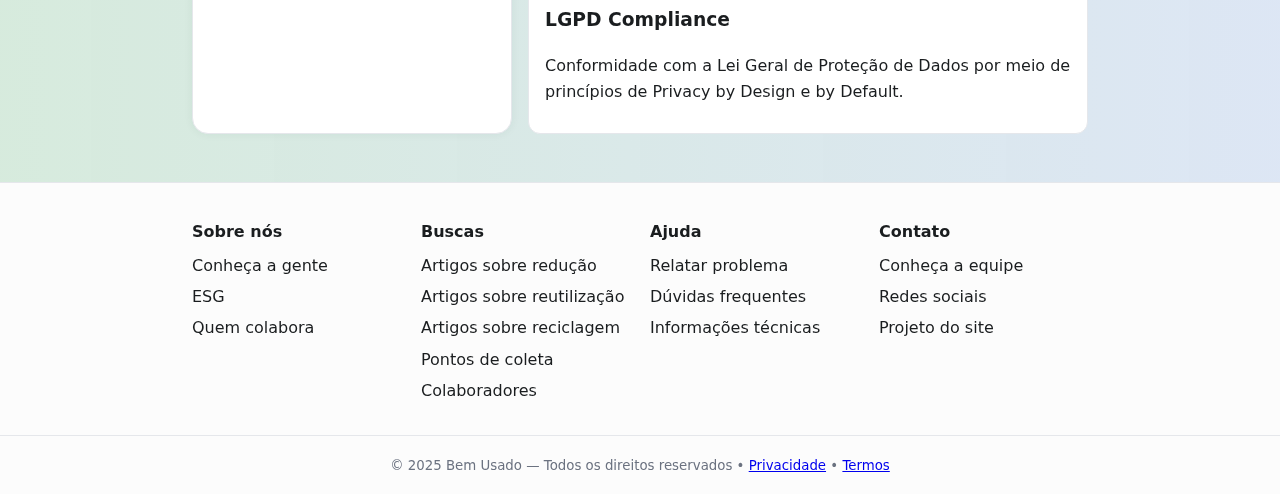
<file: public/tech.html>
<!DOCTYPE html>
<html lang="pt-br">
<head>
    <meta charset="UTF-8">
    <meta name="viewport" content="width=device-width, initial-scale=1.0">
    <title>Bem Usado — Informações Técnicas</title>
    <meta name="description" content="Conheça as tecnologias que fazem o Bem Usado funcionar.">
    <link rel="icon" href="/src/client/assets/icons/favicon.ico">
    <link rel="apple-touch-icon" sizes="180x180" href="/src/client/assets/icons/apple-touch-icon.png">
    <link rel="icon" type="image/png" sizes="32x32" href="/src/client/assets/icons/favicon-32x32.png">
    <link rel="icon" type="image/png" sizes="16x16" href="/src/client/assets/icons/favicon-16x16.png">
    <link rel="manifest" href="/src/client/assets/icons/site.webmanifest">

    <link rel="stylesheet" href="./styles.css">
    <link rel="stylesheet" href="./tech.css">
</head>
<body>
<header class="site-header">
    <div class="container header-inner">
        <a href="./index.html" class="brand" aria-label="Página inicial">
            <img src="./assets/protoLogoBemUsado.png" width="100" height="60" alt="Logo Bem Usado">
        </a>
        <nav class="primary-nav" aria-label="Navegação principal">
            <a href="./index.html" class="nav-link">Início</a>
            <a href="./learn.html" class="nav-link">Aprenda</a>
            <a href="./listOfPosts.html" class="nav-link">Postagens</a>
            <a href="./help.html" class="nav-link">Me Ajude!</a>
            <a href="./contact.html" class="nav-link">Contato</a>
        </nav>
        <button class="ghost-btn">Acessibilidade</button>
    </div>
</header>

<main class="container main tech-main">
    <h1 class="section-title">INFORMAÇÕES TÉCNICAS</h1>
    <p class="short-paragraph">Conheça as tecnologias que fazem o Bem Usado funcionar.</p>

    <div class="tech-layout">
        <!-- Tree -->
        <aside class="tree" aria-label="Tecnologias empregadas">
            <h2 class="tree-title">Tecnologias Empregadas</h2>
            <nav class="tree-nav">
                <details open>
                    <summary>Frontend</summary>
                    <ul>
                        <li><a href="#t-html">HTML</a></li>
                        <li><a href="#t-css">CSS</a></li>
                        <li><a href="#t-tailwind">Tailwind</a></li>
                    </ul>
                </details>
                <details open>
                    <summary>Backend</summary>
                    <ul>
                        <li><a href="#t-ts">TypeScript</a></li>
                        <li><a href="#t-node">NodeJS</a></li>
                    </ul>
                </details>
                <details>
                    <summary>Infraestrutura</summary>
                    <ul>
                        <li><a href="#t-cloud">Cloud Systems</a></li>
                        <li><a href="#t-ia">IA</a></li>
                        <li><a href="#t-maps">Google Maps</a></li>
                        <li><a href="#t-sgbd">SGBD</a></li>
                    </ul>
                </details>
                <details>
                    <summary>Ferramentas Gráficas</summary>
                    <ul>
                        <li><a href="#t-gimp">GIMP</a></li>
                        <li><a href="#t-inkscape">InkScape</a></li>
                        <li><a href="#t-penpot">Penpot</a></li>
                        <li><a href="#t-plantuml">PlantUML</a></li>
                        <li><a href="#t-pastel">Pastel</a></li>
                    </ul>
                </details>
                <details>
                    <summary>Segurança</summary>
                    <ul>
                        <li><a href="#t-ssl">HTTPS (SSL)</a></li>
                        <li><a href="#t-crypto">Criptografia</a></li>
                        <li><a href="#t-lgpd">LGPD Compliance</a></li>
                    </ul>
                </details>
            </nav>
            <p class="tree-foot"><em>Clique em qualquer tecnologia para ir à sua descrição detalhada</em></p>
        </aside>

        <!-- Content -->
        <section class="tech-content">
            <article id="t-html" class="t-card anchor"><h3>HTML</h3>
                <p>HyperText Markup Language é a linguagem padrão para marcar e estruturar o conteúdo das páginas web.
                    Utilizamos boas práticas semânticas para melhorar acessibilidade e SEO.</p></article>
            <article id="t-css" class="t-card anchor"><h3>CSS</h3>
                <p>Cascading Style Sheets é utilizado para estilização e layout visual dos elementos HTML, garantindo
                    uma interface moderna e responsiva. O projeto usa uma paleta clara e alto contraste para leitura
                    confortável.</p></article>
            <article id="t-tailwind" class="t-card anchor"><h3>Tailwind</h3>
                <p>Framework CSS utility‑first que pode acelerar prototipagem. Neste MVP priorizamos CSS próprio e leve,
                    mas adotamos alguns princípios de utilidades para consistência.</p></article>
            <article id="t-ts" class="t-card anchor"><h3>TypeScript</h3>
                <p>Superset do JavaScript que adiciona tipagem estática, permitindo maior segurança e manutenibilidade
                    do código, com detecção precoce de erros.</p></article>
            <article id="t-node" class="t-card anchor"><h3>NodeJS</h3>
                <p>Ambiente de execução JavaScript server‑side. Suporta automações, build e integração futura com
                    serviços (APIs) quando o backend for necessário.</p></article>
            <article id="t-cloud" class="t-card anchor"><h3>Cloud Systems: Cloudinary</h3>
                <p>Serviços de computação em nuvem para hospedagem e processamento escalável. Em fases posteriores
                    possibilitam CI/CD e storage de conteúdo.</p></article>
            <article id="t-ia" class="t-card anchor"><h3>IA (Inteligência Artificial)</h3>
                <p>Base do assistente inteligente para processar consultas dos usuários sobre reciclagem, reutilização e
                    redução de materiais.</p></article>
            <article id="t-maps" class="t-card anchor"><h3>Google Maps</h3>
                <p>Suporte futuro para localização de pontos de coleta e reciclagem próximos aos usuários.</p></article>
            <article id="t-sgbd" class="t-card anchor"><h3>SGBD: PostgreSQL</h3>
                <p>Sistema Gerenciador de Banco de Dados responsável por armazenar conteúdos, usuários e configurações
                    quando a aplicação evoluir para dinâmica.</p></article>
            <article id="t-gimp" class="t-card anchor"><h3>GIMP</h3>
                <p>Ferramenta open‑source para edição de imagens e criação de elementos visuais do site.</p></article>
            <article id="t-inkscape" class="t-card anchor"><h3>InkScape</h3>
                <p>Editor de gráficos vetoriais utilizado na criação de logos, ícones e elementos escaláveis.</p>
            </article>
            <article id="t-penpot" class="t-card anchor"><h3>Penpot</h3>
                <p>Plataforma de design open‑source para prototipagem colaborativa de interfaces.</p></article>
            <article id="t-plantuml" class="t-card anchor"><h3>PlantUML</h3>
                <p>Ferramenta para diagramas UML a partir de linguagem textual, útil para documentação técnica.</p>
            </article>
            <article id="t-pastel" class="t-card anchor"><h3>Pastel</h3>
                <p>Software para seleção de paletas de cores e consistência visual.</p></article>
            <article id="t-ssl" class="t-card anchor"><h3>HTTPS (SSL)</h3>
                <p>Protocolo seguro que garante criptografia na comunicação entre usuário e servidor.</p></article>
            <article id="t-crypto" class="t-card anchor"><h3>Criptografia</h3>
                <p>Técnicas aplicadas ao armazenamento de dados sensíveis, como hashing com salt para senhas.</p>
            </article>
            <article id="t-lgpd" class="t-card anchor"><h3>LGPD Compliance</h3>
                <p>Conformidade com a Lei Geral de Proteção de Dados por meio de princípios de Privacy by Design e by
                    Default.</p></article>
        </section>
    </div>
</main>

<footer class="site-footer">
    <div class="container footer-grid">
        <div>
            <h4>Sobre nós</h4>
            <ul>
                <li><a href="./about.html#conheca">Conheça a gente</a></li>
                <li><a href="./about.html#esg">ESG</a></li>
                <li><a href="./about.html#colabora">Quem colabora</a></li>
            </ul>
        </div>
        <div>
            <h4>Buscas</h4>
            <ul>
                <li><a href="./learn.html#reduzir">Artigos sobre redução</a></li>
                <li><a href="./learn.html#reutilizar">Artigos sobre reutilização</a></li>
                <li><a href="./learn.html#reciclar">Artigos sobre reciclagem</a></li>
                <li><a href="#">Pontos de coleta</a></li>
                <li><a href="#">Colaboradores</a></li>
            </ul>
        </div>
        <div>
            <h4>Ajuda</h4>
            <ul>
                <li><a href="./report.html">Relatar problema</a></li>
                <li><a href="./help.html">Dúvidas frequentes</a></li>
                <li><a href="./tech.html">Informações técnicas</a></li>
            </ul>
        </div>
        <div>
            <h4>Contato</h4>
            <ul>
                <li><a href="./contact.html#equipe">Conheça a equipe</a></li>
                <li><a href="./contact.html#redes">Redes sociais</a></li>
                <li><a href="./contact.html#projeto">Projeto do site</a></li>
            </ul>
        </div>
    </div>
    <div class="legal">
        <small>© 2025 Bem Usado — Todos os direitos reservados • <a href="#">Privacidade</a> • <a
                href="#">Termos</a></small>
    </div>
</footer>

<script src="./tech.js" defer></script>
</body>
</html>
</file>
<file: styles/globals.css>
*{
    box-sizing: border-box;
    padding: 0;
    margin: 0;
}

.body{
    font-family: Arial;
}

.header-inner-content{
    max-width: 1300px;
    margin-left: auto;
    margin-right: auto;
}

.navbar{
    background-color: #2c2c2c;
    padding: 1rem;
    position: sticky;
    top: 0;
    box-shadow: 10px 0px 10px #2c2c2c;
    z-index: 99;
}

.navbar>div{
    display: flex;
    align-items: center;
    justify-content: space-between;
    position: relative;
}

.navbar .header-inner-content nav ul {
    display: flex;
    list-style: none;
    gap: 1.5rem;
}

.navbar .header-inner-content nav ul li {
    color: #fff;
    cursor: pointer;
    transition: all 0.2s;
}

.navbar .header-inner-content nav ul li:hover {
    transform: translateY(-5px);
    font-weight: bold;
}
.logo{
   color: #0084ff; 
}

.logo span{
    color:#fff
}

.nav-ul{
    display: flex;
    list-style: none;
    align-items: center;
}

.nav-icon-container{
   display: flex; 
   align-items: center;
}

.nav-icon-container img{
    width: 30px;
    cursor: pointer;
}

.nav-icon-container img:first-child{
    margin-right: 1rem;
}

.nav-ul-li{
    color: #fff;
    margin-right: 1.5rem;
    cursor: pointer;
}

.nav-ul-li: hover{
    transform: translateY(-5px);
    Transition: all 0.2s;
    font-weight: bold; 
}

.menu-button{
    display: block;
    cursor: pointer;
}

.header{
    background-image: radial-gradient(#fff,#c7c7c7);
}

.header-bottom-side{
    display:flex;
    align-items: center;
    justify-self: center;
    padding: 1rem;
}

.header-bottom-side-left{
    height: 100%;
    flex-basis: 50%;
}

.header-bottom-side-left h2{
    font-size: 3.2rem;
    margin-bottom: 1.5rem;
}

.header-bottom-side-left p{
    line-height: 1.5rem;
    margin-bottom: 1.5rem;
}

.header-bottom-side-left button{
    background-color: #0084ff;
    border: none;
    cursor: pointer;
    padding: 0.8rem 3.8rem;
    border-radius: 9999px;
    color:#fff;
    font-weight: 500;
    font-size: 1rem;
    transition: all 0.2s;
}

.header-bottom-side-left button:hover{
    background-color: #004c94;
}

.header-bottom-side-hight{
    flex-basis: 50%;
    display: flex;
    align-items: center;
    justify-content: center;
}

.header-bottom-side-right img{
    width: 115%;
}

/* Media Queries */
@media (max-width: 801px){
    .logo{
        font-size: 1.2rem;
    }

    .menu-button{
        display:none;
        
    }

    .header-bottom-side{
        flex-direction: column;
        text-align: center;
        padding-top: 4rem;
    }

    .nav{
        position: absolute;
        background-color: #2c2c2c;
        width: 100%;
        top: 47px;
        display: block;
    }

    .show-menu nav{
        display: block;
    }

    .nav-ul{
        flex-direction: column;
    }

    .nav-ul-li{
        text-align:center;
        padding: 0.8rem;
    }

}

/* Header */

/* Main Content */

main{
    background-color: #ebebeb;
}

.gray-background{
    background-color: #2c2c2c;
}

.page-inner-content{
    max-width: 1080px;
    margin: 0 auto;
}

.cols{
    display: grid;
    justify-content: space-evenly;
    padding: 4rem 1rem;
}

.cols-3{
    grid-template-columns: repeat(3, 1fr);
    gap: 3rem;
}

.cols-3 img{
    max-width: 100%;
}

.cols-4 img{
    max-width: 100%;
}

.cols-4{
    grid-template-columns: repeat(4, 1fr);
    gap: 1rem;  
}

.cols>*{
    cursor: pointer;
    transition: all 0.2s;
}

.cols>*:hover{
    transform: translateY(-5px);
}

.section-title{
    text-align: center;
    margin-top: 4rem;
    font-size: 1.8rem;

}

.subtitle-underline{
    width: 100px;
    height: 5px;
    background: #0084ff;
    border-radius: 9999px;
    margin: 8px auto 0 auto;
}

.product{
    color: #2c2c2c;
    margin-bottom: 1rem;
    display: flex;
    flex-direction: column;
}

.product-name{
    font-weight: 600;
    margin-top: 0.4rem;
}

.rate{
    color: #0084ff;
    font-size: 1.3rem;
}

.product-price apan{
    font-weight: 600;
}

.exclusive-container{
    color: #fff;
    flex-direction: row-reverse;
    padding: 5rem 1rem;   
}

.exclusive-container img{
    max-width: 500px;

}
</file>
<file: public/styles.css>
@import url('./standardColourPallet.css');

* {
    box-sizing: border-box
}

html, body {
    height: 100%
}

body {
    margin: 0;
    font-family: system-ui, -apple-system, Segoe UI, Roboto, Ubuntu, Cantarell, 'Helvetica Neue', Arial, 'Noto Sans', 'Apple Color Emoji', 'Segoe UI Emoji', 'Segoe UI Symbol';
    color: var(--text);
    background: linear-gradient(90deg, rgba(211, 233, 218, 0.92), rgba(219, 229, 244, 0.95));
    background-blend-mode: overlay;
    line-height: 1.6;
}

img {
    max-width: 100%;
    display: block
}

.container {
    width: min(1120px, 70%);
    margin-inline: auto
}

.section-title {
    font-size: clamp(1.25rem, 1.5vw + .9rem, 2rem);
    margin: 0 0 .75rem
}

.kicker {
    font-size: clamp(1.2rem, 1.2vw + .9rem, 1.6rem);
    letter-spacing: .02em
}

/***** Header *****/
.site-header {
    position: sticky;
    top: 0;
    z-index: 30;
    background: var(--primary);
    backdrop-filter: saturate(180%) blur(8px);
    border-bottom: 1px solid var(--border)
}

.header-inner {
    display: flex;
    align-items: center;
    justify-content: space-between;
    gap: 1rem;
    padding: .65rem 0
}

.brand {
    display: inline-flex;
    align-items: center;
    gap: .6rem;
    font-weight: 700;
    color: var(--text);
    text-decoration: none
}

.primary-nav {
    display: flex;
    gap: 3em;
    align-items: center
}

.nav-link {
    text-decoration: none
}

.nav-link, .ghost-btn {
    color: var(--primary-50);
    padding: .45rem .7rem;
    border-radius: 5.5em;
    transition: background-color .18s ease, color .18s ease
}

.nav-link:hover, .nav-link:focus-visible, .ghost-btn:hover, .ghost-btn:focus-visible {
    background: var(--primary);
    color: var(--accent);
}

.ghost-btn {
    border: 1px solid var(--border);
    background: transparent;
    cursor: pointer
}

.primary {
    background: var(--primary);
    border: 1px solid var(--primary);
    color: #fff;
    padding: .6rem .9rem;
    border-radius: .5rem;
    cursor: pointer;
    text-decoration: none;
    display: inline-flex;
    align-items: center;
    justify-content: center
}

.primary:hover {
    background: var(--primary-600);
    border-color: var(--primary-600)
}

/***** Hero *****/
.hero {
    position: relative;
    background: url('./assets/heroBackground.png') center/cover no-repeat;
    min-height: 46vh;
    display: flex;
    align-items: center
}

.hero-overlay {
    position: absolute;
    inset: 0;
    background: linear-gradient(90deg, rgba(22, 36, 28, 0.92), rgba(25, 38, 52, 0.95));
}

.hero-content {
    position: relative;
    display: grid;
    grid-template-columns:1fr;
    gap: 10em;
    padding: 2.5rem 0
}

.hero-col {
    margin: 0 10% 0 10%;
    color: #0f172a
}

.white-text {
    color: var(--primary-50);
    text-shadow: 0 0 10px rgba(255, 255, 255, .22)
}

@media (min-width: 900px) {
    .hero-content {
        grid-template-columns:1fr 1fr;
    }
}

/***** Main *****/
.main {
    padding: 2rem 0 3rem
}

.short-paragraph {
    width: 60%;
}

/* 3 R's */
.branch-wrap {
    position: relative;
    background: var(--surface);
    border: 1px solid var(--border);
    border-radius: .75rem;
    padding: .75rem;
    overflow: hidden
}

.branch {
    width: 100%;
    height: auto;
    display: block
}

.leaf {
    filter: drop-shadow(0 0 10px rgba(46, 125, 50, .25));
    cursor: pointer
}

.leaf:focus-visible ellipse {
    stroke: #fff;
    stroke-width: 3
}

.leaf:hover ellipse {
    fill: #2a5736
}

.r-desc {
    min-height: 88px;
    padding: 1rem;
    margin-top: .5rem;
    border-radius: .6rem;
    background: var(--surface);
    border: 1px dashed var(--border);
    opacity: 0;
    transform: translateY(6px);
    transition: opacity .25s ease, transform .25s ease
}

.r-desc.show {
    opacity: 1;
    transform: none
}

.r-desc .r-title {
    font-weight: 700;
    color: var(--primary)
}

/* Destaques */
.destaque-section {
    margin-top: 2.5rem
}

.section-header {
    display: flex;
    align-items: center;
    justify-content: space-between
}

.carousel {
    position: relative;
    display: flex;
    gap: 1rem;
    overflow-x: auto;
    padding: .5rem;
    scroll-snap-type: x mandatory
}

.carousel::before, .carousel::after {
    content: '';
    position: sticky;
    top: 0;
    width: 34px;
    height: 100%;
    pointer-events: none
}

.carousel::before {
    left: 0;
    background: linear-gradient(90deg, var(--bg), rgba(255, 255, 255, 0))
}

.carousel::after {
    margin-left: auto;
    right: 0;
    background: linear-gradient(270deg, var(--bg), rgba(255, 255, 255, 0))
}

.card {
    flex: 0 0 320px;
    background: var(--surface);
    border: 1px solid var(--border);
    border-radius: .9rem;
    padding: 1rem;
    scroll-snap-align: start
}

.card-title {
    font-size: 1.05rem;
    margin: .25rem 0 .35rem
}

.meta {
    display: flex;
    justify-content: space-between;
    color: var(--muted);
    font-size: .9rem;
    margin-bottom: .6rem
}

.card-body {
    display: grid;
    grid-template-columns:96px 1fr;
    gap: .75rem;
    align-items: start
}

.thumb {
    width: 96px;
    height: 72px;
    border-radius: .5rem;
    object-fit: cover;
    background: #e2e8f0
}

.excerpt {
    display: -webkit-box;
    -webkit-line-clamp: 5;
    -webkit-box-orient: vertical;
    overflow: hidden;
    position: relative
}

.excerpt .more {
    color: var(--primary);
    text-decoration: none
}

.excerpt .more:hover {
    text-decoration: underline
}

/* Assistente */
.assistant-section {
    margin-top: 2.5rem
}

.assistant {
    background: var(--surface);
    border: 1px solid var(--border);
    border-radius: .9rem;
    overflow: hidden
}

.panes {
    display: flex;
    width: 200%;
    transform: translateX(0);
    transition: transform .35s ease
}

.pane {
    width: 50%;
    padding: 1rem;
}

.pane-title {
    margin-top: .25rem
}

.intent-list {
    display: flex;
    flex-direction: column;
    gap: .5rem;
    margin: .75rem 0
}

.toggle {
    background: #f8fafc;
    border: 1px solid var(--border);
    padding: .55rem .7rem;
    border-radius: .5rem;
    text-align: left;
    cursor: pointer
}

.toggle:hover {
    border-color: var(--primary)
}

.toggle.selected {
    background: var(--primary-50);
    border-color: var(--primary);
    color: #0f3d18
}

.ask {
    width: 100%;
    min-height: 96px;
    resize: vertical;
    padding: .75rem;
    border: 1px solid var(--border);
    border-radius: .5rem
}

.ask:disabled {
    background: #f3f4f6;
    color: #9ca3af
}

.actions {
    display: flex;
    gap: .75rem;
    margin-top: .75rem
}

.answer {
    background: linear-gradient(0deg, #fafafa, #fff)
}

.answer-text {
    margin-top: .5rem
}

/* Footer */
.site-footer {
    border-top: 1px solid var(--border);
    background: #fcfcfc
}

.footer-grid {
    display: grid;
    grid-template-columns:repeat(2, 1fr);
    gap: 1.25rem;
    padding: 2rem 0
}

.footer-grid h4 {
    margin: .25rem 0 .5rem
}

.footer-grid ul {
    list-style: none;
    padding: 0;
    margin: 0;
    display: grid;
    gap: .35rem
}

.footer-grid a {
    color: inherit;
    text-decoration: none
}

.footer-grid a:hover {
    color: var(--primary)
}

.legal {
    border-top: 1px solid var(--border);
    padding: 1rem 0;
    text-align: center;
    color: var(--muted)
}

@media (min-width: 900px) {
    .footer-grid {
        grid-template-columns:repeat(4, 1fr)
    }
}

/* Acessibilidade */
.sr-only {
    position: absolute;
    width: 1px;
    height: 1px;
    padding: 0;
    margin: -1px;
    overflow: hidden;
    clip: rect(0, 0, 0, 0);
    white-space: nowrap;
    border: 0
}
</file>
<file: public/about.css>
/* Sobre nós — estilos de página (escopo local) */
.about-main { padding-top: 1rem; }
.about-section { margin: 1.25rem 0 2rem; border: 1px solid var(--border); border-radius: 1rem; background: var(--surface); padding: 1rem 1.25rem; box-shadow: 0 0 10px rgba(40,76,43,.06); }
.anchor { scroll-margin-top: 96px; }
.two-col { display: grid; gap: 1rem; }
@media (min-width: 900px){ .two-col { grid-template-columns: 1fr 1fr; } }
.about-cards { display: grid; gap: .75rem; grid-template-columns: repeat(1,minmax(0,1fr)); }
@media (min-width: 900px){ .about-cards { grid-template-columns: repeat(3, minmax(0,1fr)); } }
.a-card { border: 1px solid var(--border); border-radius: .75rem; padding: .75rem; background: #fff; }
</file>
<file: public/assistant.css>
/* AI Assistant Response Page Styles */

.assistant-main {
    padding: 2rem 0 3rem;
    min-height: 60vh;
}

.page-title {
    font-size: clamp(1.75rem, 2vw + 1rem, 2.5rem);
    margin: 0 0 1.5rem;
    color: var(--primary-600);
}

/* Query Summary */
.query-summary {
    margin-bottom: 2rem;
}

.query-card {
    background: var(--surface);
    border: 1px solid var(--border);
    border-radius: 1rem;
    padding: 1.5rem;
    box-shadow: 0 2px 10px rgba(40, 76, 43, 0.08);
    display: flex;
    flex-direction: column;
    gap: 1rem;
}

.query-badge {
    display: inline-flex;
    align-items: center;
    gap: 0.5rem;
    padding: 0.5rem 1rem;
    border-radius: 999px;
    background: var(--primary-50);
    border: 1px solid var(--primary);
    width: fit-content;
    font-weight: 600;
}

.badge-icon {
    font-size: 1.25rem;
}

.badge-text {
    color: var(--primary-600);
}

.query-material {
    display: flex;
    flex-wrap: wrap;
    align-items: baseline;
    gap: 0.5rem;
}

.material-label {
    color: var(--muted);
    font-size: 0.95rem;
}

.material-name {
    font-size: 1.25rem;
    font-weight: 700;
    color: var(--text);
}

/* Response Section */
.response-section {
    margin-bottom: 2rem;
}

.response-card {
    background: var(--surface);
    border: 1px solid var(--border);
    border-radius: 1rem;
    padding: 2rem;
    box-shadow: 0 2px 10px rgba(40, 76, 43, 0.08);
}

/* Loading State */
.loading-state {
    display: flex;
    flex-direction: column;
    align-items: center;
    justify-content: center;
    padding: 3rem 1rem;
    gap: 1rem;
}

.spinner {
    width: 48px;
    height: 48px;
    border: 4px solid var(--border);
    border-top-color: var(--primary);
    border-radius: 50%;
    animation: spin 1s linear infinite;
}

@keyframes spin {
    to {
        transform: rotate(360deg);
    }
}

.loading-state p {
    color: var(--muted);
    font-size: 1rem;
}

/* Response Content */
.response-content {
    line-height: 1.8;
}

.response-content h3 {
    color: var(--primary-600);
    margin: 1.5rem 0 0.75rem;
    font-size: 1.35rem;
}

.response-content h3:first-child {
    margin-top: 0;
}

.response-content p {
    margin: 0 0 1rem;
}

.response-content strong {
    color: var(--primary-600);
    font-weight: 600;
}

.response-content ul, .response-content ol {
    margin: 0.5rem 0 1rem 1.5rem;
    padding: 0;
}

.response-content li {
    margin-bottom: 0.5rem;
}

.response-content .tip-box {
    background: #fffbeb;
    border-left: 4px solid #f59e0b;
    padding: 1rem 1.25rem;
    margin: 1.5rem 0;
    border-radius: 0.5rem;
}

.response-content .tip-box h4 {
    margin: 0 0 0.5rem;
    color: #f59e0b;
    font-size: 1.1rem;
}

.response-content .warning-box {
    background: #fef2f2;
    border-left: 4px solid #ef4444;
    padding: 1rem 1.25rem;
    margin: 1.5rem 0;
    border-radius: 0.5rem;
}

.response-content .warning-box h4 {
    margin: 0 0 0.5rem;
    color: #ef4444;
    font-size: 1.1rem;
}

.response-content .success-box {
    background: #f0fdf4;
    border-left: 4px solid #22c55e;
    padding: 1rem 1.25rem;
    margin: 1.5rem 0;
    border-radius: 0.5rem;
}

.response-content .success-box h4 {
    margin: 0 0 0.5rem;
    color: #22c55e;
    font-size: 1.1rem;
}

/* Map Container */
.map-container {
    margin-top: 2rem;
    padding-top: 2rem;
    border-top: 1px solid var(--border);
}

.map-title {
    font-size: 1.35rem;
    color: var(--primary-600);
    margin: 0 0 1rem;
}

.map-wrapper {
    border-radius: 0.75rem;
    overflow: hidden;
    border: 1px solid var(--border);
    box-shadow: 0 2px 8px rgba(0, 0, 0, 0.1);
}

.map-canvas {
    width: 100%;
    height: 450px;
    background: #e5e7eb;
}

.map-legend {
    display: flex;
    gap: 2rem;
    margin-top: 1rem;
    padding: 0.75rem;
    background: #f9fafb;
    border-radius: 0.5rem;
}

.legend-item {
    display: flex;
    align-items: center;
    gap: 0.5rem;
    margin: 0;
    font-size: 0.9rem;
}

.legend-icon {
    font-size: 1.25rem;
}

/* Actions Section */
.actions-section {
    margin: 2rem 0;
}

.actions-row {
    display: flex;
    gap: 1rem;
    flex-wrap: wrap;
}

.outline-btn {
    background: transparent;
    color: var(--primary-600);
    border: 1px solid var(--primary);
}

.outline-btn:hover {
    background: var(--primary-50);
    border-color: var(--primary-600);
}

/* Related Articles Section */
.related-section {
    margin-top: 3rem;
    padding-top: 2rem;
    border-top: 2px dashed var(--border);
}

.related-grid {
    display: grid;
    grid-template-columns: repeat(auto-fill, minmax(280px, 1fr));
    gap: 1rem;
    margin-top: 1rem;
}

.related-card {
    background: var(--surface);
    border: 1px solid var(--border);
    border-radius: 0.75rem;
    padding: 1rem;
    text-decoration: none;
    color: inherit;
    transition: box-shadow 0.2s ease, border-color 0.2s ease;
}

.related-card:hover {
    box-shadow: 0 4px 12px rgba(40, 76, 43, 0.12);
    border-color: var(--primary);
}

.related-card h4 {
    margin: 0 0 0.5rem;
    font-size: 1.05rem;
    color: var(--primary-600);
}

.related-card p {
    margin: 0;
    font-size: 0.9rem;
    color: var(--muted);
    display: -webkit-box;
    -webkit-line-clamp: 2;
    -webkit-box-orient: vertical;
    overflow: hidden;
}

/* Toast notification styles (for copy feedback) */
.toast-container {
    position: fixed;
    top: 100px;
    right: 1rem;
    z-index: 1000;
    display: flex;
    flex-direction: column;
    gap: 0.5rem;
    pointer-events: none;
}

.toast {
    background: var(--surface);
    border: 1px solid var(--border);
    border-radius: 0.5rem;
    padding: 0.75rem 1.25rem;
    box-shadow: 0 4px 12px rgba(0, 0, 0, 0.15);
    opacity: 0;
    transform: translateX(100%);
    transition: opacity 0.3s ease, transform 0.3s ease;
    pointer-events: auto;
}

.toast.show {
    opacity: 1;
    transform: translateX(0);
}

.toast.ok {
    border-color: #22c55e;
    background: #f0fdf4;
    color: #166534;
}

.toast.err {
    border-color: #ef4444;
    background: #fef2f2;
    color: #991b1b;
}

/* Responsive adjustments */
@media (max-width: 768px) {
    .assistant-main {
        padding: 1.5rem 0 2rem;
    }

    .response-card {
        padding: 1.25rem;
    }

    .actions-row {
        flex-direction: column;
    }

    .actions-row .primary {
        width: 100%;
        text-align: center;
    }

    .map-legend {
        flex-direction: column;
        gap: 0.5rem;
    }

    .map-canvas {
        height: 350px;
    }
}
</file>
<file: public/contact.css>
/* Contato — estilos locais */
.contact-main { padding-top: 1rem; }
.c-section { margin: 1rem 0 2rem; border: 1px solid var(--border); border-radius: 1rem; background: var(--surface); padding: 1rem 1.25rem; box-shadow: 0 0 10px rgba(40,76,43,.06); }
.anchor { scroll-margin-top: 96px; }
.table-wrap { overflow-x: auto; }
.contacts { width: 100%; border-collapse: collapse; }
.contacts thead th { text-align: left; padding: .5rem .25rem; border-top: 1px solid var(--border); border-bottom: 1px solid var(--border); }
.contacts tbody td { padding: .5rem .25rem; border-bottom: 1px solid var(--border); }
.contacts tfoot td { padding: .5rem .25rem; border-top: 1px solid var(--border); color: var(--muted); }
</file>
<file: public/help.css>
/* Me Ajude! — estilos específicos
   Mantém separação de contexto para evitar acoplamento com outras páginas. */

/* Toast (reutilizado via utils.showToast) for potential reuse on this page too */
.toast-container {
    position: fixed;
    top: 80px;
    right: 80px;
    display: grid;
    gap: .5rem;
    z-index: 1000;
}

.toast {
    opacity: 0;
    transform: translateY(-6px);
    transition: opacity .2s ease, transform .2s ease;
    background: #0f172a;
    color: #fff;
    padding: .6rem .8rem;
    border-radius: .6rem;
    box-shadow: 0 6px 16px rgba(0, 0, 0, .18);
}

.toast.ok {
    background: var(--primary-600);
}

.toast.err {
    background: var(--accent);
}

.toast.show {
    opacity: 1;
    transform: none;
}

.help-main {
    padding-top: 1.25rem;
}

/* Dúvidas Frequentes */
.faq-section {
    margin-top: .5rem;
}

.faq-grid {
    display: grid;
    grid-template-columns: repeat(2, minmax(0, 1fr));
    gap: 1rem;
    align-items: start;
}

.faq-item {
    background: var(--surface);
    border: 1px solid var(--border);
    border-radius: .9rem;
    overflow: hidden;
    box-shadow: 0 1px 6px rgba(0, 0, 0, .05);
    align-self: start;
}

.faq-q {
    width: 100%;
    text-align: left;
    background: #fff;
    border: 0;
    padding: .9rem 1rem;
    display: flex;
    align-items: center;
    justify-content: space-between;
    gap: .75rem;
    cursor: pointer;
}

.faq-q:hover, .faq-q:focus-visible {
    background: var(--primary-50);
    outline: none;
}

.faq-q .chev {
    transition: transform .2s ease;
}

.faq-item[open] .faq-q .chev {
    transform: rotate(180deg);
}

.faq-a {
    border-top: 1px dashed var(--border);
    padding: .75rem 1rem;
    color: var(--text);
}

@media (max-width: 900px) {
    .faq-grid {
        grid-template-columns: 1fr;
    }
}

/* CTA extra ajuda */
.more-help {
    margin-top: 1.75rem;
    background: var(--surface);
    border: 1px solid var(--border);
    border-radius: 1rem;
    padding: 1rem;
    box-shadow: 0 1px 8px rgba(0, 0, 0, .06);
}

.more-list {
    display: grid;
    gap: .5rem;
}

.more-btn {
    display: inline-flex;
    align-items: center;
    gap: .6rem;
    width: 100%;
    padding: .7rem .9rem;
    border-radius: .8rem;
    border: 1px solid var(--border);
    background: #fff;
    color: var(--text);
    text-decoration: none;
}

.more-btn:hover, .more-btn:focus-visible {
    border-color: var(--primary-600);
    background: var(--primary-50);
    outline: none;
}

.chev-r {
    margin-left: auto;
    opacity: .6;
}
</file>
<file: public/learn.css>
/* Aprenda — estilos locais */
.learn-main {
    padding-top: 1rem;
}

.learn-section {
    margin: 1.25rem 0 2rem;
    border: 1px solid var(--border);
    border-radius: 1rem;
    background: var(--surface);
    padding: 1rem 1.25rem;
    box-shadow: 0 0 10px rgba(40, 76, 43, .06);
}

.anchor {
    scroll-margin-top: 96px;
}

.ls-header {
    display: flex;
    align-items: center;
    gap: .75rem;
}

.ls-pill {
    background: var(--primary-50);
    color: var(--primary-600);
    border: 1px solid var(--border);
    padding: .15rem .5rem;
    border-radius: 999px;
}

.ls-block {
    border-top: 1px dashed var(--border);
    padding-top: .75rem;
    margin-top: .75rem;
}

.impact-grid {
    display: grid;
    gap: .75rem;
}

@media (min-width: 900px) {
    .impact-grid {
        grid-template-columns: 1fr 1fr;
    }
}

.tips-articles {
    display: grid;
    gap: 1rem;
    margin-top: .75rem;
}

@media (min-width: 900px) {
    .tips-articles {
        grid-template-columns: 1fr 1fr;
    }
}

.col {
    border: 1px solid var(--border);
    border-radius: .75rem;
    padding: .75rem;
    background: #fff;
}

.acc {
    border: 1px solid var(--border);
    border-radius: .5rem;
    padding: .5rem .6rem;
    margin: .4rem 0;
    background: #fff;
}

.acc > summary {
    cursor: pointer;
    font-weight: 600;
}
</file>
<file: public/report.css>
/* Reportar Problema — estilos específicos da página
   Escopo: apenas elementos dentro de .report-main para evitar acoplamento.
   Mantém a base visual (cores, container, tipografia) do site. */

/* Toast (reutilizado via utils.showToast). Duplicado aqui para manter este arquivo autocontido. */
.toast-container {
    position: fixed;
    top: 12px;
    right: 12px;
    display: grid;
    gap: .5rem;
    z-index: 1000;
}

.toast {
    opacity: 0;
    transform: translateY(-6px);
    transition: opacity .2s ease, transform .2s ease;
    background: #0f172a;
    color: #fff;
    padding: .6rem .8rem;
    border-radius: .6rem;
    box-shadow: 0 6px 16px rgba(0, 0, 0, .18);
}

.toast.ok {
    background: #14532d;
}

.toast.err {
    background: #7f1d1d;
}

.toast.show {
    opacity: 1;
    transform: none;
}

.report-main {
    padding-top: 1.25rem;
}

.report-card {
    background: var(--surface);
    border: 1px solid var(--border);
    border-radius: 1rem;
    padding: 1rem;
    box-shadow: 0 1px 8px rgba(0, 0, 0, .06);
}

.report-title {
    margin: .25rem 0 .5rem;
    font-size: clamp(1.25rem, 1.2vw + 1rem, 1.8rem);
}

.report-field {
    display: grid;
    gap: .35rem;
    margin-top: .75rem;
}

.report-label {
    font-weight: 600;
}

.report-label .req {
    color: #b91c1c;
    margin-left: .15rem;
}

.report-textarea {
    width: 100%;
    min-height: 160px;
    resize: vertical;
    padding: .75rem;
    border: 1px solid var(--border);
    border-radius: .6rem;
}

.report-textarea:focus {
    outline: none;
    border-color: var(--primary-600);
    box-shadow: 0 0 0 3px var(--primary-50);
}

.hint {
    margin-top: .5rem;
    background: #f8fafc;
    border: 1px dashed var(--border);
    border-radius: .6rem;
    padding: .6rem .75rem;
    color: var(--muted);
}

.hint strong {
    color: var(--text);
    font-weight: 600;
}

.hint ul {
    margin: .35rem 0 0;
    padding-left: 1.25rem;
}

.actions {
    margin-top: .85rem;
    display: flex;
    gap: .5rem;
}
</file>
<file: public/tech.css>
/* Informações Técnicas — estilos locais */
.tech-main {
    padding-top: 1rem;
}

.tech-layout {
    display: grid;
    gap: 1rem;
    grid-template-columns: 1fr;
}

@media (min-width: 980px) {
    .tech-layout {
        grid-template-columns: 320px 1fr;
    }
}

.tree {
    border: 1px solid var(--border);
    border-radius: 1rem;
    background: var(--surface);
    padding: .75rem;
    box-shadow: 0 0 10px rgba(40, 76, 43, .06);
}

.tree-title {
    margin: .25rem .25rem .5rem;
    font-weight: 700;
}

.tree-nav details {
    padding: .25rem .5rem;
    border-left: 2px solid var(--border);
    margin-bottom: .25rem;
}

.tree-nav summary {
    cursor: pointer;
    font-weight: 600;
}

.tree-nav ul {
    margin: .25rem 0 .5rem 1rem;
    padding: 0;
    list-style: none;
}

.tree-nav li {
    position: relative;
    margin: .2rem 0;
}

.tree-nav li::before {
    content: '└';
    color: #9ca3af;
    position: absolute;
    left: -1rem;
}

.tree-nav a {
    color: var(--text);
    text-decoration: none;
    padding: .1rem .2rem;
    border-radius: .35rem;
}

.tree-nav a:hover {
    background: var(--primary-50);
    color: var(--primary-600);
}

.tree-foot {
    color: var(--muted);
    margin-top: .25rem;
}

.tech-content {
    display: grid;
    gap: .75rem;
}

.t-card {
    border: 1px solid var(--border);
    border-radius: .75rem;
    background: #fff;
    padding: .8rem 1rem;
}

.anchor {
    scroll-margin-top: 96px;
}
</file>
